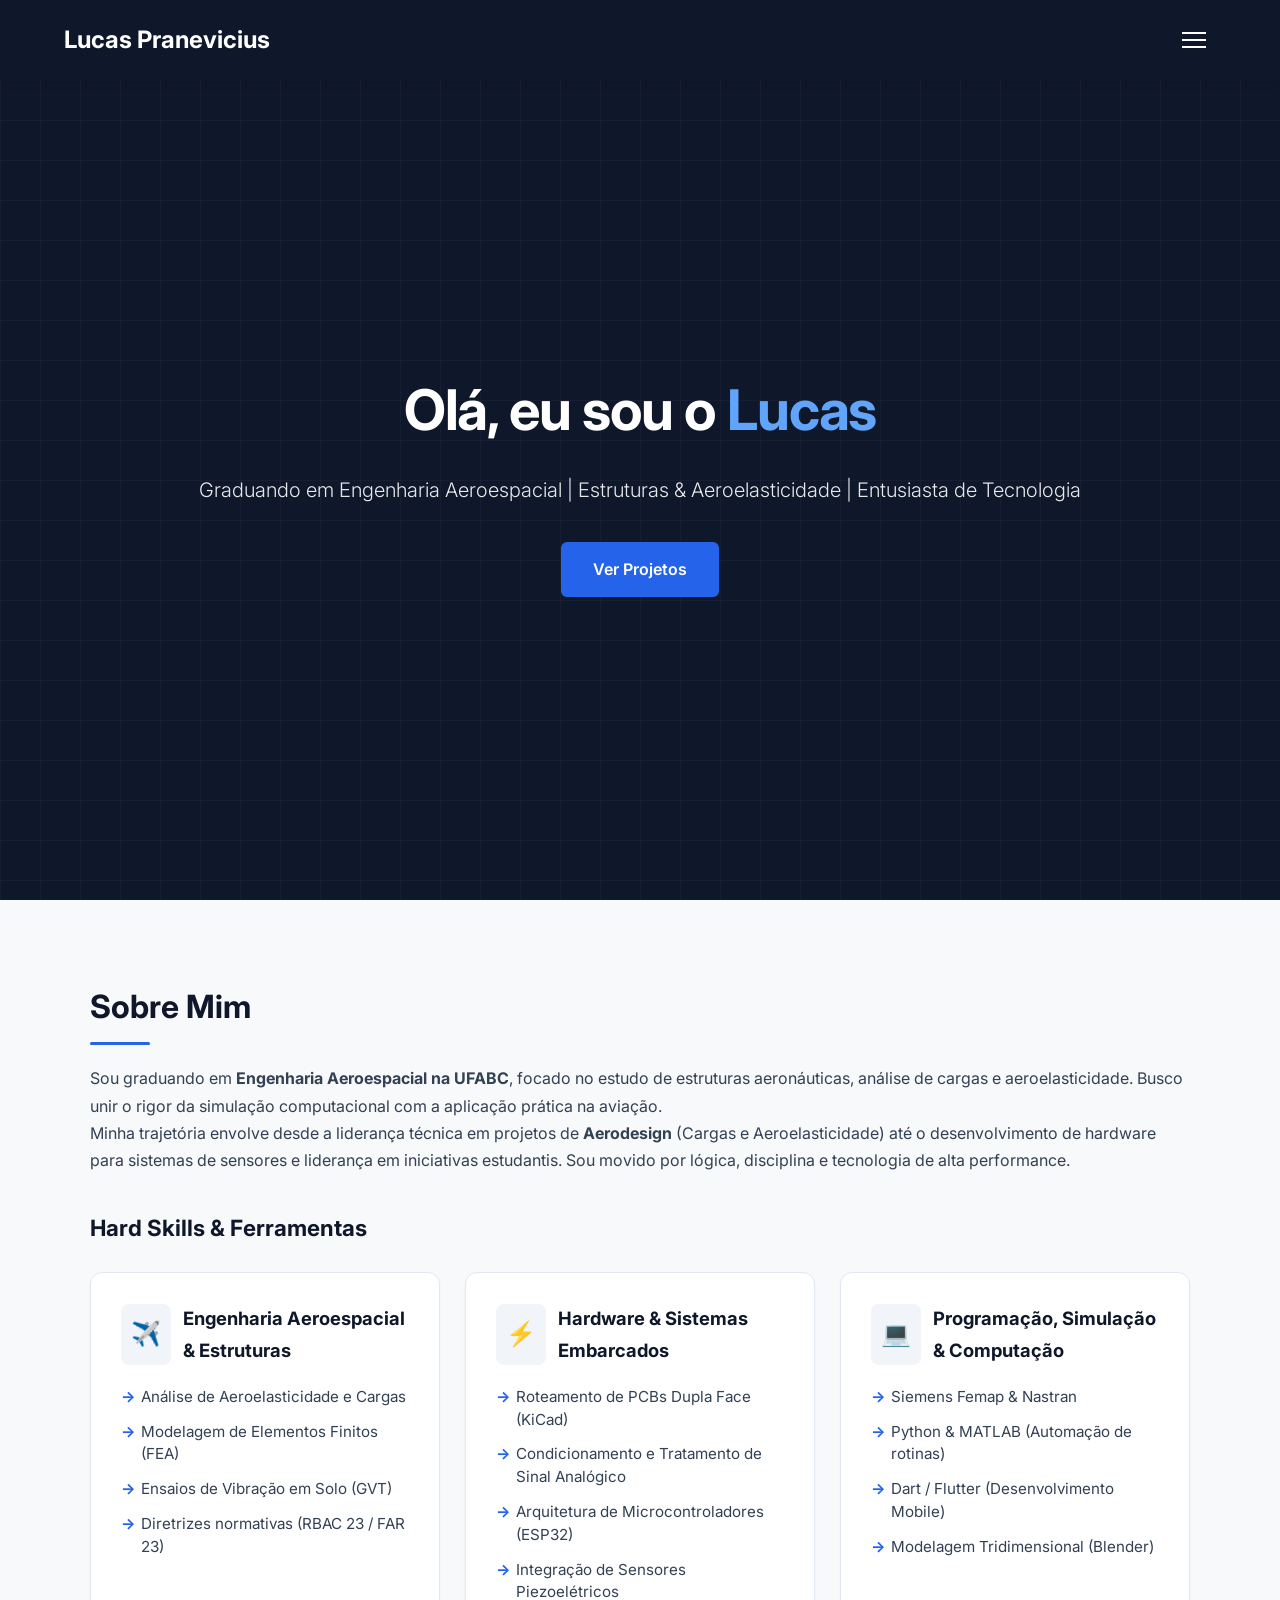
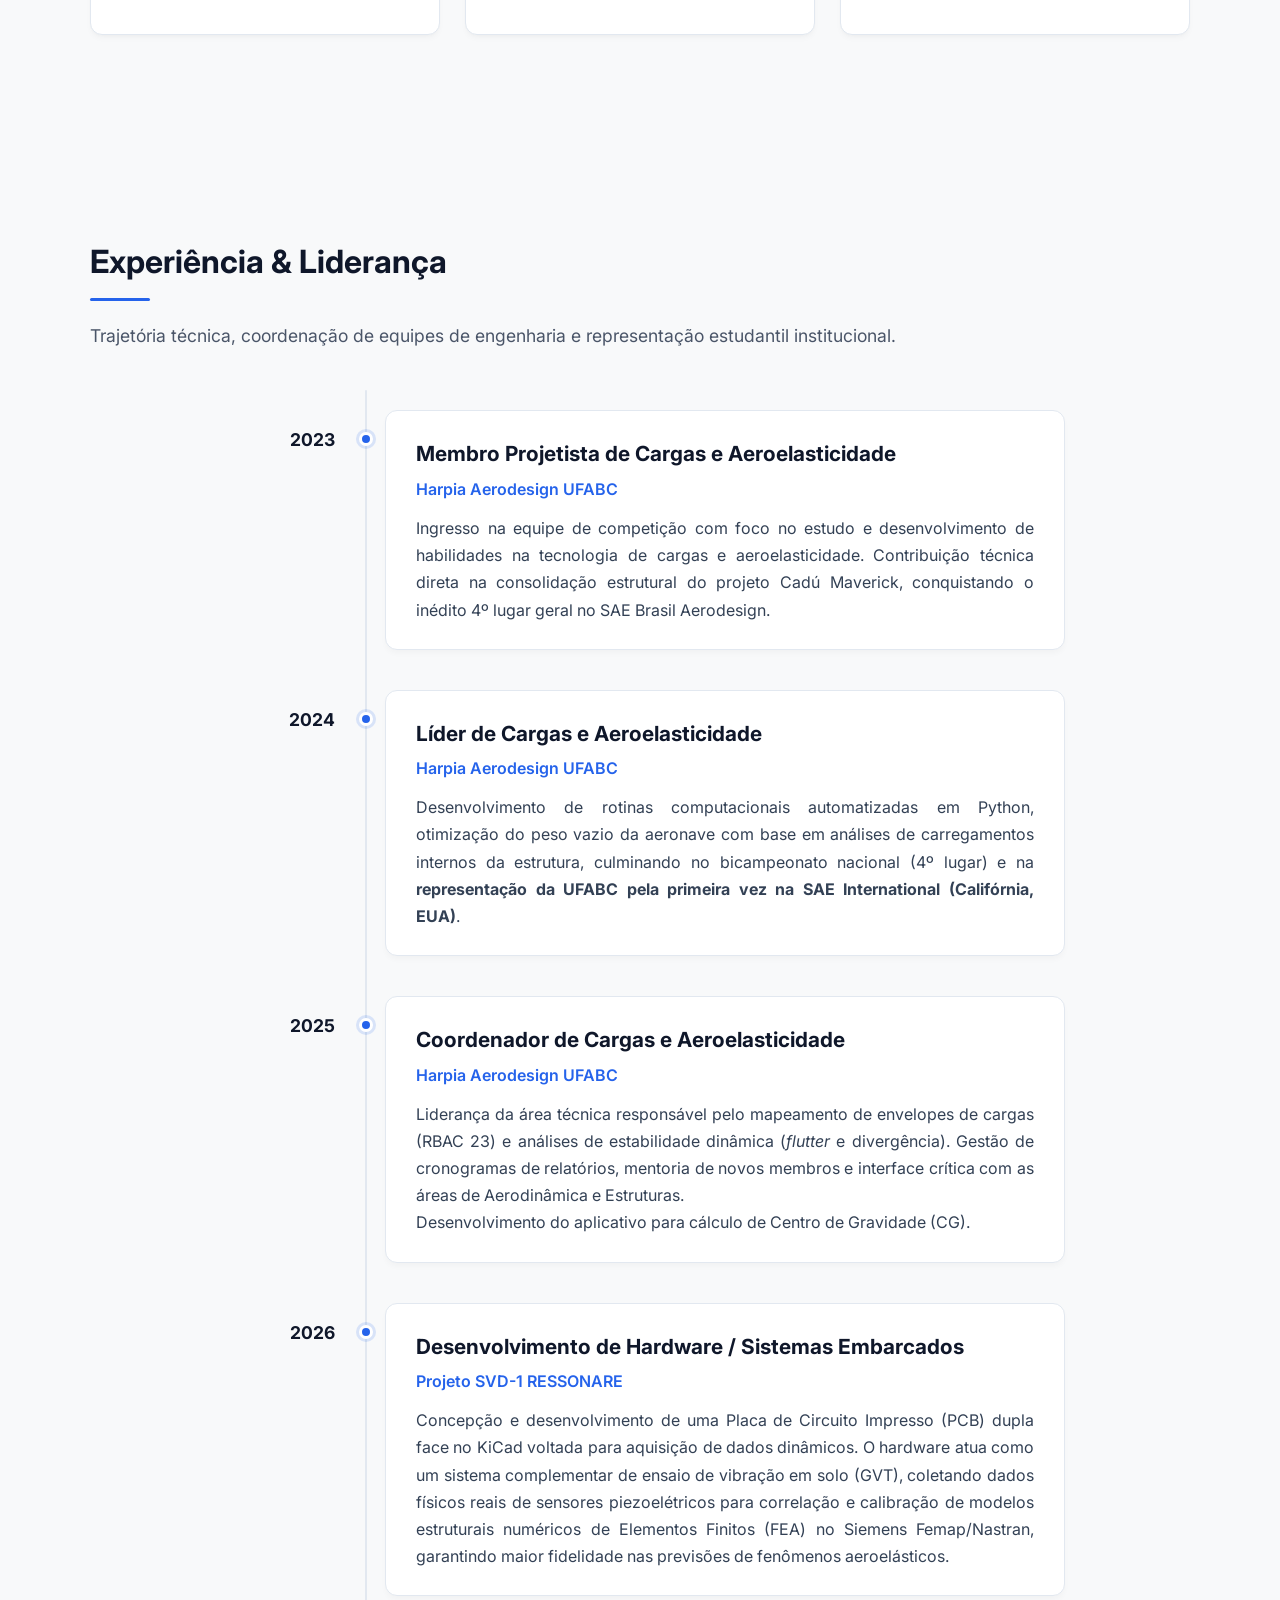
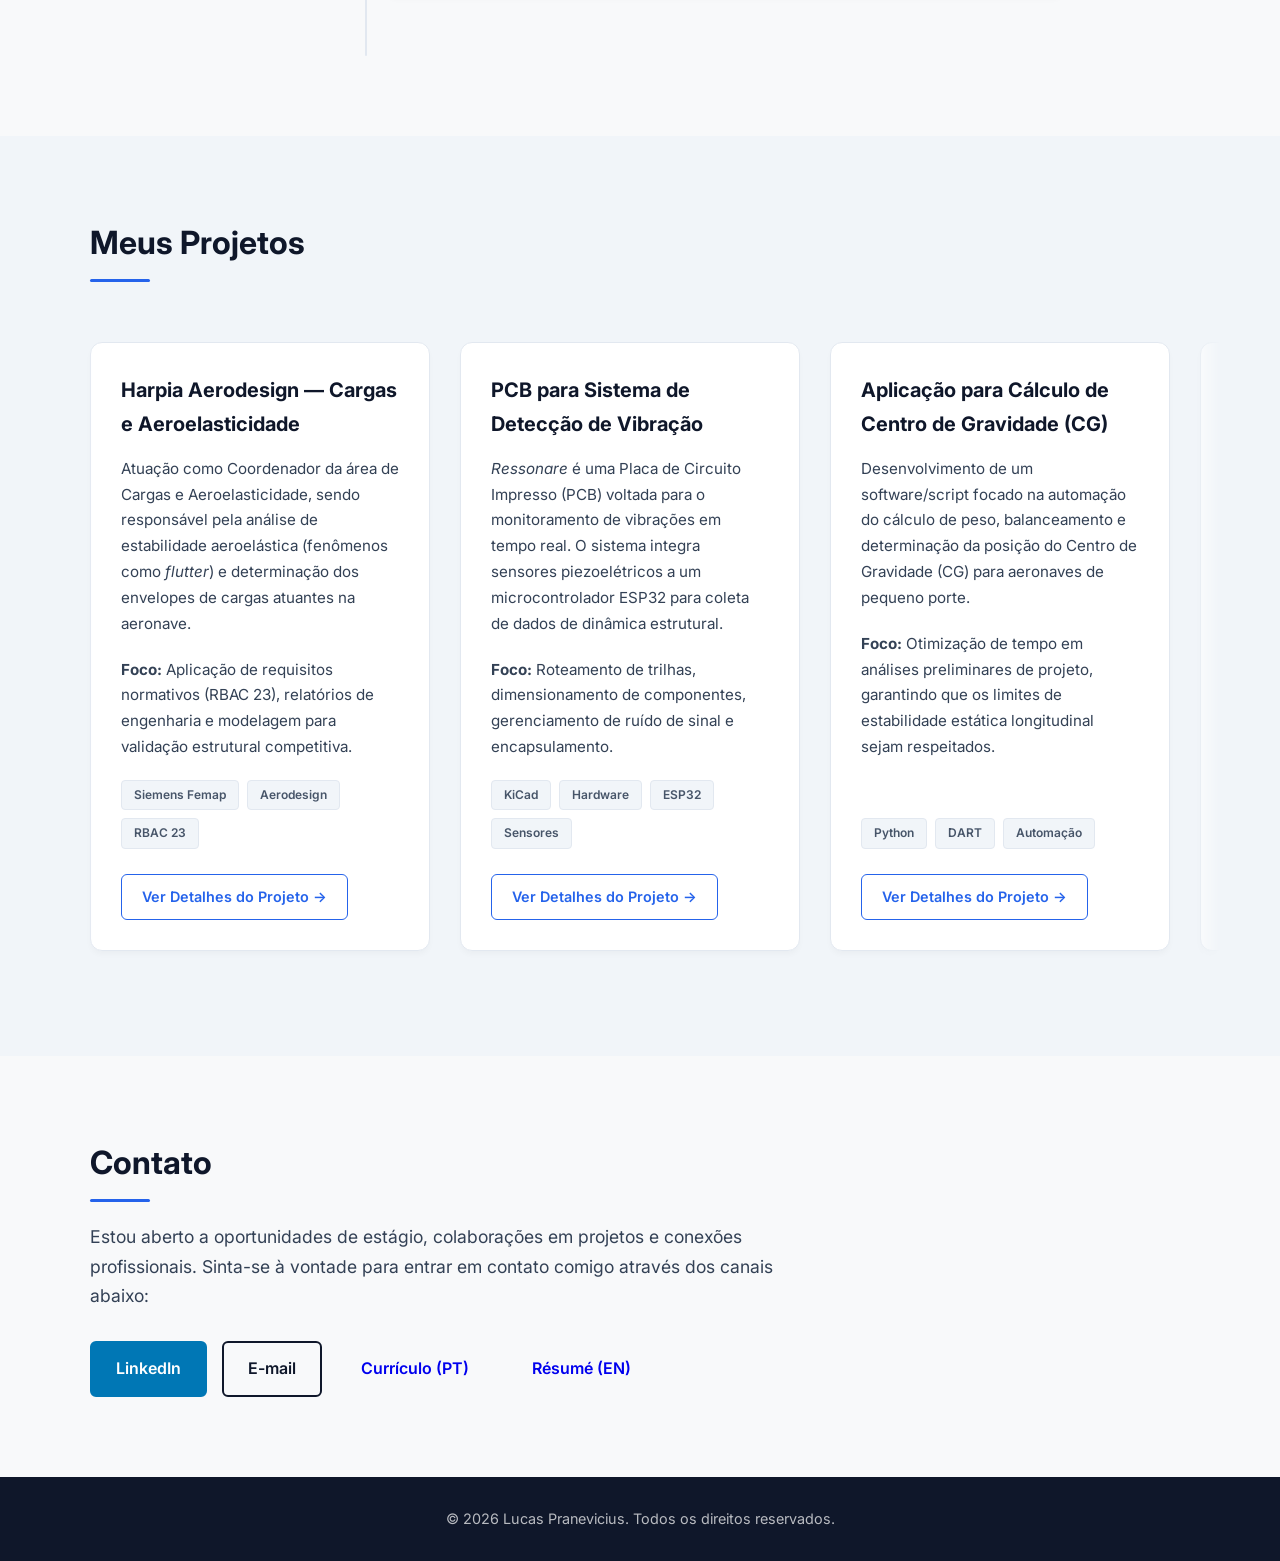
<file: index.html>
<!DOCTYPE html>
<html lang="pt-BR">
<head>
    <meta charset="UTF-8">
    <meta name="viewport" content="width=device-width, initial-scale=1.0">
    <title>Lucas Pranevicius | Portfólio</title>
    <link rel="stylesheet" href="style.css">
</head>
<body>
    <header>
            <div class="nav-container">
                <a href="index.html" class="logo">Lucas Pranevicius</a>
                
                <input type="checkbox" id="menu-toggle" class="menu-toggle">
                <label for="menu-toggle" class="menu-icon">
                    <span class="nav-icon"></span>
                </label>

                <nav>
                    <ul>
                        <li><a href="index.html#sobre">Sobre</a></li>
                        <li><a href="index.html#experiencia">Experiência</a></li>
                        <li><a href="index.html#projetos">Projetos</a></li>
                        <li><a href="index.html#contato">Contato</a></li>
                        <li><a href="galeria.html">Galeria</a></li>
                    </ul>
                </nav>
            </div>
        </header>
    <section class="hero">
        <div class="hero-content">
            <h1>Olá, eu sou o <span>Lucas</span></h1>
            <p>Graduando em Engenharia Aeroespacial | Estruturas & Aeroelasticidade | Entusiasta de Tecnologia</p>
            <a href="#projetos" class="btn-primary">Ver Projetos</a>
        </div>
    </section>

    <section id="sobre" class="section-padding">
            <div class="container">
                <h2>Sobre Mim</h2>
                <p class="sobre-texto">
                    Sou graduando em <strong>Engenharia Aeroespacial na UFABC</strong>, focado no estudo de estruturas aeronáuticas, análise de cargas e aeroelasticidade. Busco unir o rigor da simulação computacional com a aplicação prática na aviação.
                </p>
                <p class="sobre-texto">
                    Minha trajetória envolve desde a liderança técnica em projetos de <strong>Aerodesign</strong> (Cargas e Aeroelasticidade) até o desenvolvimento de hardware para sistemas de sensores e liderança em iniciativas estudantis. Sou movido por lógica, disciplina e tecnologia de alta performance.
                </p>
                
                <h3>Hard Skills & Ferramentas</h3>
            <div class="skills-container">
                
                <div class="skill-category-card">
                    <div class="category-header">
                        <span class="category-icon">✈️</span>
                        <h4>Engenharia Aeroespacial & Estruturas</h4>
                    </div>
                    <ul class="skill-list">
                        <li>Análise de Aeroelasticidade e Cargas</li>
                        <li>Modelagem de Elementos Finitos (FEA)</li>
                        <li>Ensaios de Vibração em Solo (GVT)</li>
                        <li>Diretrizes normativas (RBAC 23 / FAR 23)</li>
                    </ul>
                </div>

                <div class="skill-category-card">
                    <div class="category-header">
                        <span class="category-icon">⚡</span>
                        <h4>Hardware & Sistemas Embarcados</h4>
                    </div>
                    <ul class="skill-list">
                        <li>Roteamento de PCBs Dupla Face (KiCad)</li>
                        <li>Condicionamento e Tratamento de Sinal Analógico</li>
                        <li>Arquitetura de Microcontroladores (ESP32)</li>
                        <li>Integração de Sensores Piezoelétricos</li>
                    </ul>
                </div>

                <div class="skill-category-card">
                    <div class="category-header">
                        <span class="category-icon">💻</span>
                        <h4>Programação, Simulação & Computação</h4>
                    </div>
                    <ul class="skill-list">
                        <li>Siemens Femap & Nastran</li>
                        <li>Python & MATLAB (Automação de rotinas)</li>
                        <li>Dart / Flutter (Desenvolvimento Mobile)</li>
                        <li>Modelagem Tridimensional (Blender)</li>
                    </ul>
                </div>

            </div>
            </div>
        </section>

<section id="experiencia" class="section-padding">
        <div class="container">
            <h2>Experiência & Liderança</h2>
            <p style="color: #4a5568; margin-bottom: 40px; font-size: 1.1rem;">
                Trajetória técnica, coordenação de equipes de engenharia e representação estudantil institucional.
            </p>

            <div class="timeline">

                <div class="timeline-item">
                    <div class="timeline-dot"></div>
                    <div class="timeline-date">2023</div>
                    <div class="timeline-content">
                        <h3>Membro Projetista de Cargas e Aeroelasticidade</h3>
                        <h4>Harpia Aerodesign UFABC</h4>
                        <p>Ingresso na equipe de competição com foco no estudo e desenvolvimento de habilidades na tecnologia de cargas e aeroelasticidade. Contribuição técnica direta na consolidação estrutural do projeto Cadú Maverick, conquistando o inédito 4º lugar geral no SAE Brasil Aerodesign.</p>
                    </div>
                </div>

                <div class="timeline-item">
                    <div class="timeline-dot"></div>
                    <div class="timeline-date">2024</div>
                    <div class="timeline-content">
                        <h3>Líder de Cargas e Aeroelasticidade</h3>
                        <h4>Harpia Aerodesign UFABC</h4>
                        <p>Desenvolvimento de rotinas computacionais automatizadas em Python, otimização do peso vazio da aeronave com base em análises de carregamentos internos da estrutura, culminando no bicampeonato nacional (4º lugar) e na <strong>representação da UFABC pela primeira vez na SAE International (Califórnia, EUA)</strong>.</p>
                    </div>
                </div>

                <div class="timeline-item">
                    <div class="timeline-dot"></div>
                    <div class="timeline-date">2025</div>
                    <div class="timeline-content">
                        <h3>Coordenador de Cargas e Aeroelasticidade</h3>
                        <h4>Harpia Aerodesign UFABC</h4>
                        <p>Liderança da área técnica responsável pelo mapeamento de envelopes de cargas (RBAC 23) e análises de estabilidade dinâmica (<em>flutter</em> e divergência). Gestão de cronogramas de relatórios, mentoria de novos membros e interface crítica com as áreas de Aerodinâmica e Estruturas.</p>
                        <p>Desenvolvimento do aplicativo para cálculo de Centro de Gravidade (CG).</p>
                    </div>
                </div>

                <div class="timeline-item">
                    <div class="timeline-dot"></div>
                    <div class="timeline-date">2026</div>
                    <div class="timeline-content">
                        <h3>Desenvolvimento de Hardware / Sistemas Embarcados</h3>
                        <h4>Projeto SVD-1 RESSONARE</h4>
                        <p>Concepção e desenvolvimento de uma Placa de Circuito Impresso (PCB) dupla face no KiCad voltada para aquisição de dados dinâmicos. O hardware atua como um sistema complementar de ensaio de vibração em solo (GVT), coletando dados físicos reais de sensores piezoelétricos para correlação e calibração de modelos estruturais numéricos de Elementos Finitos (FEA) no Siemens Femap/Nastran, garantindo maior fidelidade nas previsões de fenômenos aeroelásticos.</p>
                    </div>
                </div>

            </div>
        </div>
    </section>

<section id="projetos" class="section-padding bg-alt">
        <div class="container">
            <h2>Meus Projetos</h2>
            
            <div class="projects-grid">
                
                <div class="project-card">
                    <h3>Harpia Aerodesign — Cargas e Aeroelasticidade</h3>
                    <p>Atuação como Coordenador da área de Cargas e Aeroelasticidade, sendo responsável pela análise de estabilidade aeroelástica (fenômenos como <em>flutter</em>) e determinação dos envelopes de cargas atuantes na aeronave.</p>
                    <p><strong>Foco:</strong> Aplicação de requisitos normativos (RBAC 23), relatórios de engenharia e modelagem para validação estrutural competitiva.</p>
                    <div class="project-tags">
                        <span class="tag-mini">Siemens Femap</span>
                        <span class="tag-mini">Aerodesign</span>
                        <span class="tag-mini">RBAC 23</span>
                    </div>
                    <a href="harpia.html" class="project-link">Ver Detalhes do Projeto →</a>
                </div> 
                <div class="project-card">
                    <h3>PCB para Sistema de Detecção de Vibração</h3>
                    <p><em>Ressonare</em> é uma Placa de Circuito Impresso (PCB) voltada para o monitoramento de vibrações em tempo real. O sistema integra sensores piezoelétricos a um microcontrolador ESP32 para coleta de dados de dinâmica estrutural.</p>
                    <p><strong>Foco:</strong> Roteamento de trilhas, dimensionamento de componentes, gerenciamento de ruído de sinal e encapsulamento.</p>
                    <div class="project-tags">
                        <span class="tag-mini">KiCad</span>
                        <span class="tag-mini">Hardware</span>
                        <span class="tag-mini">ESP32</span>
                        <span class="tag-mini">Sensores</span>
                    </div>
                    <a href="pcb.html" class="project-link">Ver Detalhes do Projeto →</a>
                </div> 
                <div class="project-card">
                    <h3>Aplicação para Cálculo de Centro de Gravidade (CG)</h3>
                    <p>Desenvolvimento de um software/script focado na automação do cálculo de peso, balanceamento e determinação da posição do Centro de Gravidade (CG) para aeronaves de pequeno porte.</p>
                    <p><strong>Foco:</strong> Otimização de tempo em análises preliminares de projeto, garantindo que os limites de estabilidade estática longitudinal sejam respeitados.</p>
                    <div class="project-tags">
                        <span class="tag-mini">Python</span>
                        <span class="tag-mini">DART</span>
                        <span class="tag-mini">Automação</span>
                    </div>
                    <a href="cg.html" class="project-link">Ver Detalhes do Projeto →</a>
                </div> 
                <div class="project-card">
                    <h3>Algoritmo de Seleção de Materias</h3>
                    <p><em>QuadriSync</em>, um algoritmo em Python para auxiliar alunos na seleção de matérias para matrícula em quadrimestre da UFABC, visando otimizar o processo de escolha de disciplinas.</p>
                    <p><strong>Foco:</strong> Auxiliar o estudante da UFABC com o desafio de selecionar as matérias mais adequadas para sua formação.</p>
                    <div class="project-tags">
                        <span class="tag-mini">Python</span>
                        <span class="tag-mini">Otimização</span>
                        <span class="tag-mini">Seleção de Matérias</span>
                    </div>
                    <a href="selecao_materias.html" class="project-link">Ver Detalhes do Projeto →</a>
                </div> 
                <div class="project-card">
                    <h3>DLM Mesh Refinement</h3>
                    <p>Ferramenta de automação para refinar malhas DLM para análise numérica de aeroelasticidade.</p>
                    <p><strong>Foco:</strong> Automatizar a geração de coordenadas de malha para simulações de aeroelasticidade.</p>
                    <div class="project-tags">
                        <span class="tag-mini">Python</span>
                        <span class="tag-mini">Automação</span>
                        <span class="tag-mini">Harpia</span>
                        <span class="tag-mini">Aeroelasticidade</span>
                        <span class="tag-mini">Simens FEMAP</span>
                    </div>
                    <a href="emconstrucao.html" class="project-link">Ver Detalhes do Projeto →</a>
            </div> </div> </section>

<section id="contato" class="section-padding">
    <div class="container">
        <h2>Contato</h2>
        <p class="contact-text">Estou aberto a oportunidades de estágio, colaborações em projetos e conexões profissionais. Sinta-se à vontade para entrar em contato comigo através dos canais abaixo:</p>
        
        <div class="contact-buttons">
            <a href="https://www.linkedin.com/in/lucaspranevicius" target="_blank" class="btn-contact linkedin">
                LinkedIn
            </a>
            <a href="mailto:lpranearaujo@gmail.com" class="btn-contact email">
                E-mail
            </a>
            <a href="LucasPraneviciusAraujo-Curriculo.pdf" download="LucasPraneviciusAraujo-Curriculo.pdf" class="btn-contact cv-pt">
                Currículo (PT)
            </a>
            <a href="LucasPraneviciusAraujo-Resume.pdf" download="LucasPraneviciusAraujo-Resume.pdf" class="btn-contact cv-en">
                Résumé (EN)
            </a>
        </div>
    </div>
</section>

    <footer>
        <p class="copyright">&copy; 2026 Lucas Pranevicius. Todos os direitos reservados.</p>
    </footer>
</body>
</html>
</file>
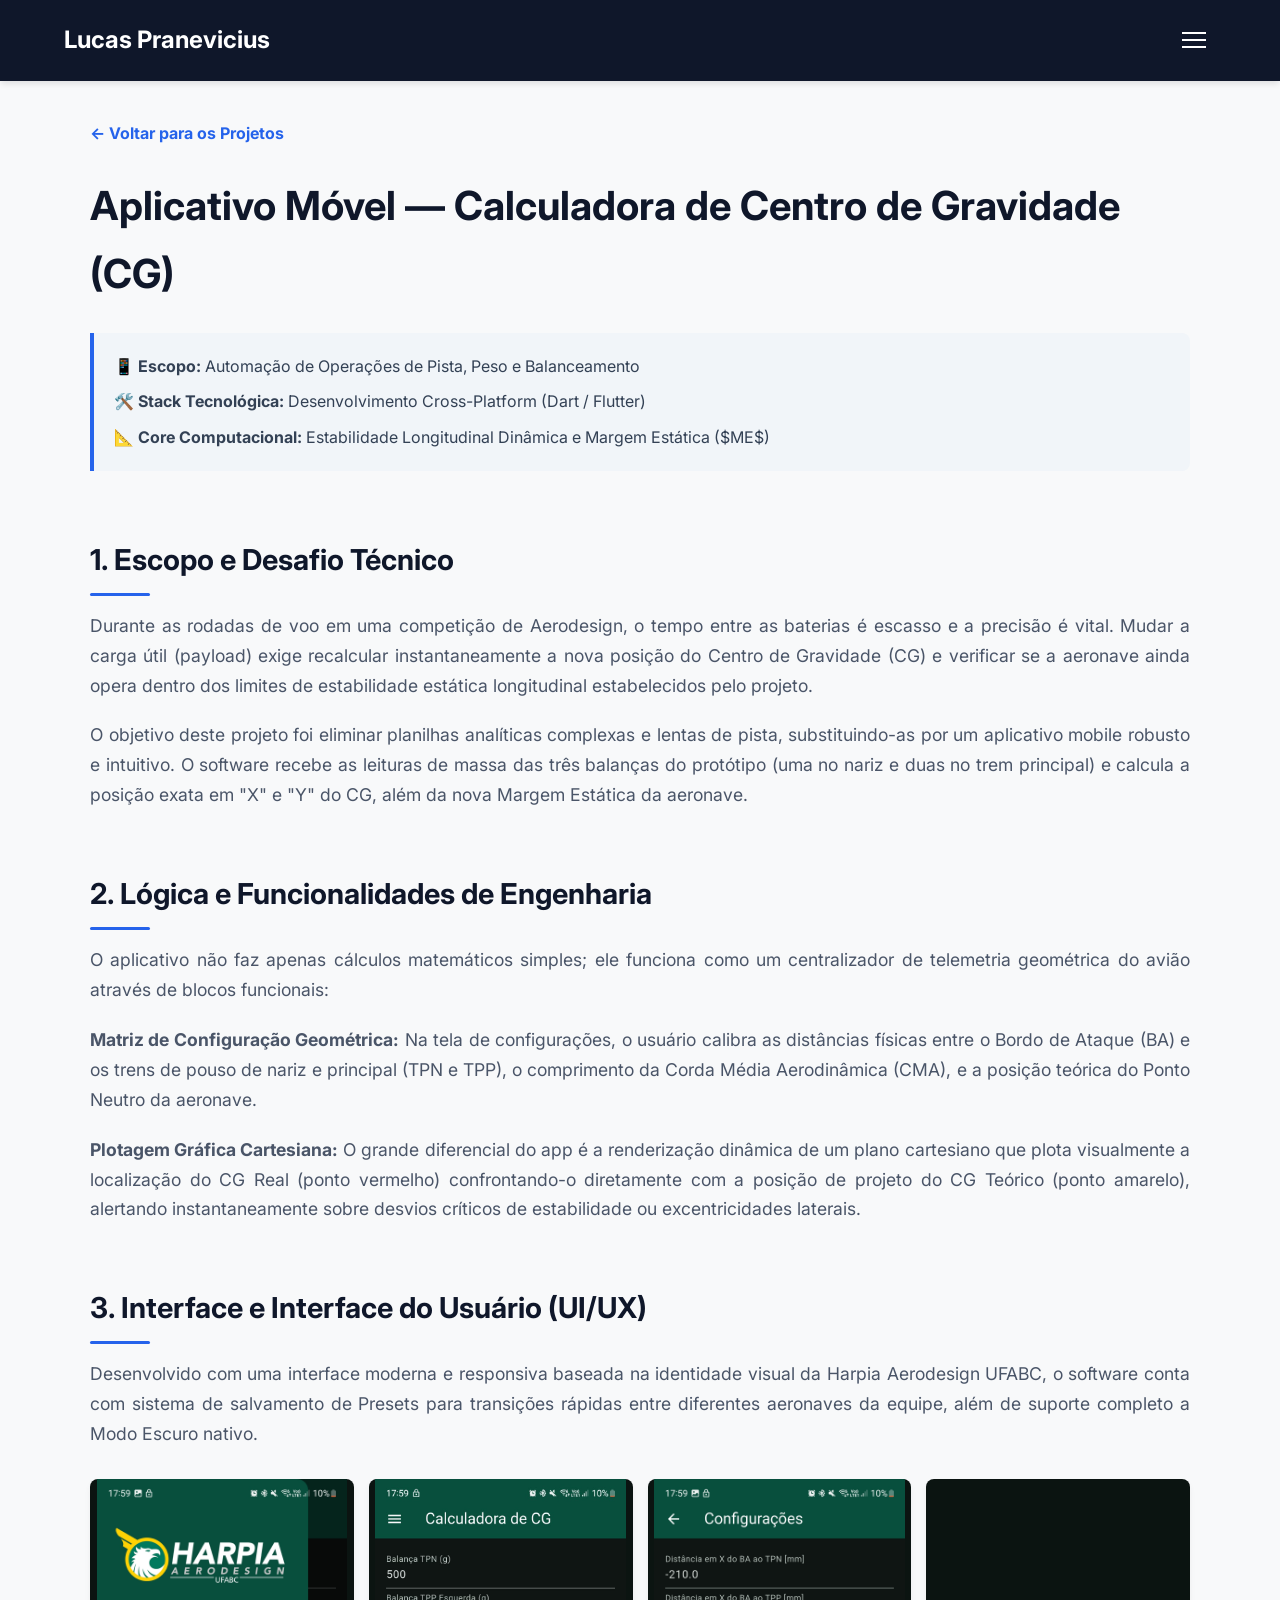
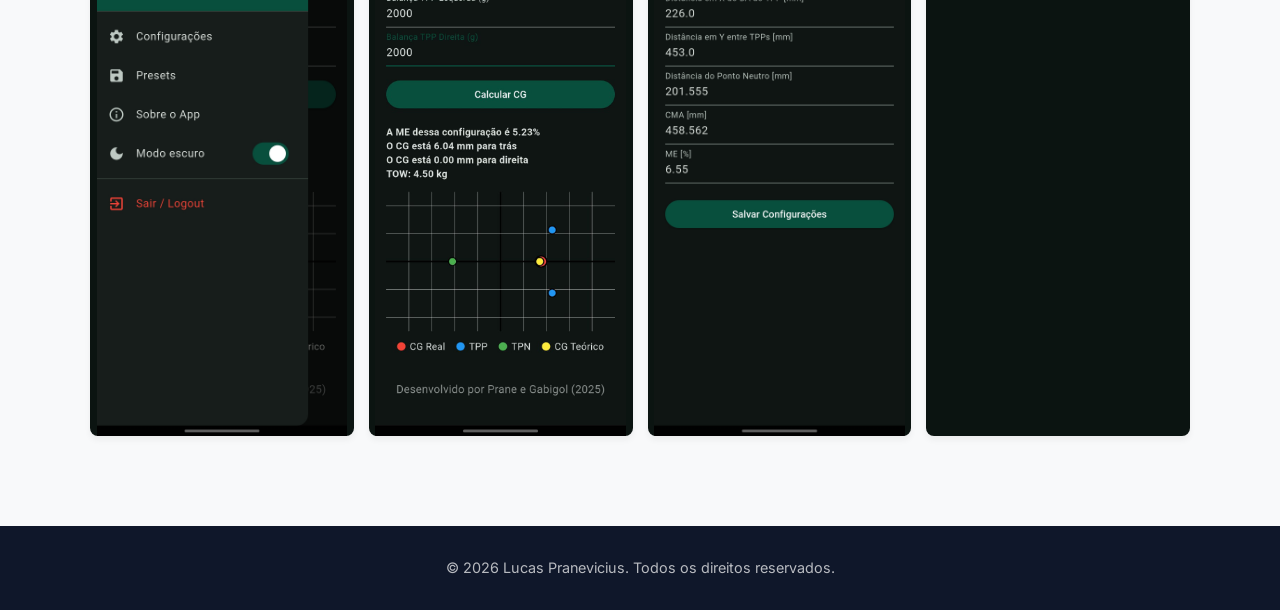
<file: cg.html>
<!DOCTYPE html>
<html lang="pt-BR">
<head>
    <meta charset="UTF-8">
    <meta name="viewport" content="width=device-width, initial-scale=1.0">
    <title>Calculadora de CG | Detalhes do Projeto</title>
    <link rel="stylesheet" href="style.css">
    <style>
        /* Estilos específicos para a página de detalhes do projeto */
        .project-details {
            padding-top: 120px; /* Evita que o menu fixo cubra o título */
            padding-bottom: 60px;
        }
        
        .back-link {
            display: inline-block;
            margin-bottom: 25px;
            color: var(--primary-color);
            text-decoration: none;
            font-weight: bold;
            transition: transform 0.2s;
        }
        
        .back-link:hover {
            transform: translateX(-5px);
        }

        .project-header h1 {
            font-size: 2.5rem;
            color: var(--secondary-color);
            margin-bottom: 10px;
        }

        .meta-box {
            background-color: var(--bg-alt);
            border-left: 4px solid var(--primary-color);
            padding: 20px;
            margin: 25px 0;
            border-radius: 0 8px 8px 0;
        }

        .meta-box p {
            margin-bottom: 8px;
            font-size: 1rem;
        }

        .meta-box p:last-child {
            margin-bottom: 0;
        }

        .project-content h2 {
            font-size: 1.8rem;
            margin-top: 40px;
            margin-bottom: 15px;
        }

        .project-content p {
            font-size: 1.1rem;
            color: #4a5568;
            margin-bottom: 20px;
            text-align: justify;
        }
    </style>
</head>
<body>

    <header>
            <div class="nav-container">
                <a href="index.html" class="logo">Lucas Pranevicius</a>
                
                <input type="checkbox" id="menu-toggle" class="menu-toggle">
                <label for="menu-toggle" class="menu-icon">
                    <span class="nav-icon"></span>
                </label>

                <nav>
                    <ul>
                        <li><a href="index.html#sobre">Sobre</a></li>
                        <li><a href="index.html#experiencia">Experiência</a></li>
                        <li><a href="index.html#projetos">Projetos</a></li>
                        <li><a href="index.html#contato">Contato</a></li>
                        <li><a href="galeria.html">Galeria</a></li>
                    </ul>
                </nav>
            </div>
        </header>
    <main class="container project-details">
        
        <a href="index.html#projetos" class="back-link">← Voltar para os Projetos</a>
        
        <div class="project-header">
            <h1>Aplicativo Móvel — Calculadora de Centro de Gravidade (CG)</h1>
        </div>

        <div class="meta-box">
            <p><strong>📱 Escopo:</strong> Automação de Operações de Pista, Peso e Balanceamento</p>
            <p><strong>🛠️ Stack Tecnológica:</strong> Desenvolvimento Cross-Platform (Dart / Flutter)</p>
            <p><strong>📐 Core Computacional:</strong> Estabilidade Longitudinal Dinâmica e Margem Estática ($ME$)</p>
        </div>

        <div class="project-content">
            <h2>1. Escopo e Desafio Técnico</h2>
            <p>
                Durante as rodadas de voo em uma competição de Aerodesign, o tempo entre as baterias é escasso e a precisão é vital. Mudar a carga útil (payload) exige recalcular instantaneamente a nova posição do Centro de Gravidade (CG) e verificar se a aeronave ainda opera dentro dos limites de estabilidade estática longitudinal estabelecidos pelo projeto.
            </p>
            <p>
                O objetivo deste projeto foi eliminar planilhas analíticas complexas e lentas de pista, substituindo-as por um aplicativo mobile robusto e intuitivo. O software recebe as leituras de massa das três balanças do protótipo (uma no nariz e duas no trem principal) e calcula a posição exata em "X" e "Y" do CG, além da nova Margem Estática da aeronave.
            </p>

            <h2>2. Lógica e Funcionalidades de Engenharia</h2>
            <p>
                O aplicativo não faz apenas cálculos matemáticos simples; ele funciona como um centralizador de telemetria geométrica do avião através de blocos funcionais:
            </p>
            <p>
                <strong>Matriz de Configuração Geométrica:</strong> Na tela de configurações, o usuário calibra as distâncias físicas entre o Bordo de Ataque (BA) e os trens de pouso de nariz e principal (TPN e TPP), o comprimento da Corda Média Aerodinâmica (CMA), e a posição teórica do Ponto Neutro da aeronave.
            </p>
            <p>
                <strong>Plotagem Gráfica Cartesiana:</strong> O grande diferencial do app é a renderização dinâmica de um plano cartesiano que plota visualmente a localização do CG Real (ponto vermelho) confrontando-o diretamente com a posição de projeto do CG Teórico (ponto amarelo), alertando instantaneamente sobre desvios críticos de estabilidade ou excentricidades laterais.
            </p>

            <h2>3. Interface e Interface do Usuário (UI/UX)</h2>
            <p>
                Desenvolvido com uma interface moderna e responsiva baseada na identidade visual da Harpia Aerodesign UFABC, o software conta com sistema de salvamento de Presets para transições rápidas entre diferentes aeronaves da equipe, além de suporte completo a Modo Escuro nativo.
            </p>

<div class="album-grid" style="grid-template-columns: repeat(auto-fit, minmax(220px, 1fr)); gap: 15px;">
                
                <div class="album-card" style="aspect-ratio: 9 / 19; background-color: #0b1411;">
                    <img src="imagens/cg3.jpeg" alt="Menu Lateral Harpia Aerodesign" class="album-img" style="object-fit: contain;">
                    <div class="album-overlay">
                        <span class="album-title">Interface e Menu Lateral</span>
                    </div>
                </div>

                <div class="album-card" style="aspect-ratio: 9 / 19; background-color: #0b1411;">
                    <img src="imagens/cg1.jpeg" alt="Tela Principal Calculadora de CG" class="album-img" style="object-fit: contain;">
                    <div class="album-overlay">
                        <span class="album-title">Cálculo de Pista e Gráfico</span>
                    </div>
                </div>

                <div class="album-card" style="aspect-ratio: 9 / 19; background-color: #0b1411;">
                    <img src="imagens/cg2.jpeg" alt="Configurações Geométricas" class="album-img" style="object-fit: contain;">
                    <div class="album-overlay">
                        <span class="album-title">Geometria da Aeronave</span>
                    </div>
                </div>

                <div class="album-card" style="aspect-ratio: 9 / 19; background-color: #0b1411;">
                    <video src="imagens/app.mp4" autoplay loop muted playsinline class="album-img" style="object-fit: contain; width: 100%; height: 100%;"></video>
                    <div class="album-overlay">
                        <span class="album-title">Demonstração em Tempo Real</span>
                    </div>
                </div>

            </div>
        </div>

    </main>

    <footer>
        <p class="copyright">&copy; 2026 Lucas Pranevicius. Todos os direitos reservados.</p>
    </footer>

</body>
</html>
</file>
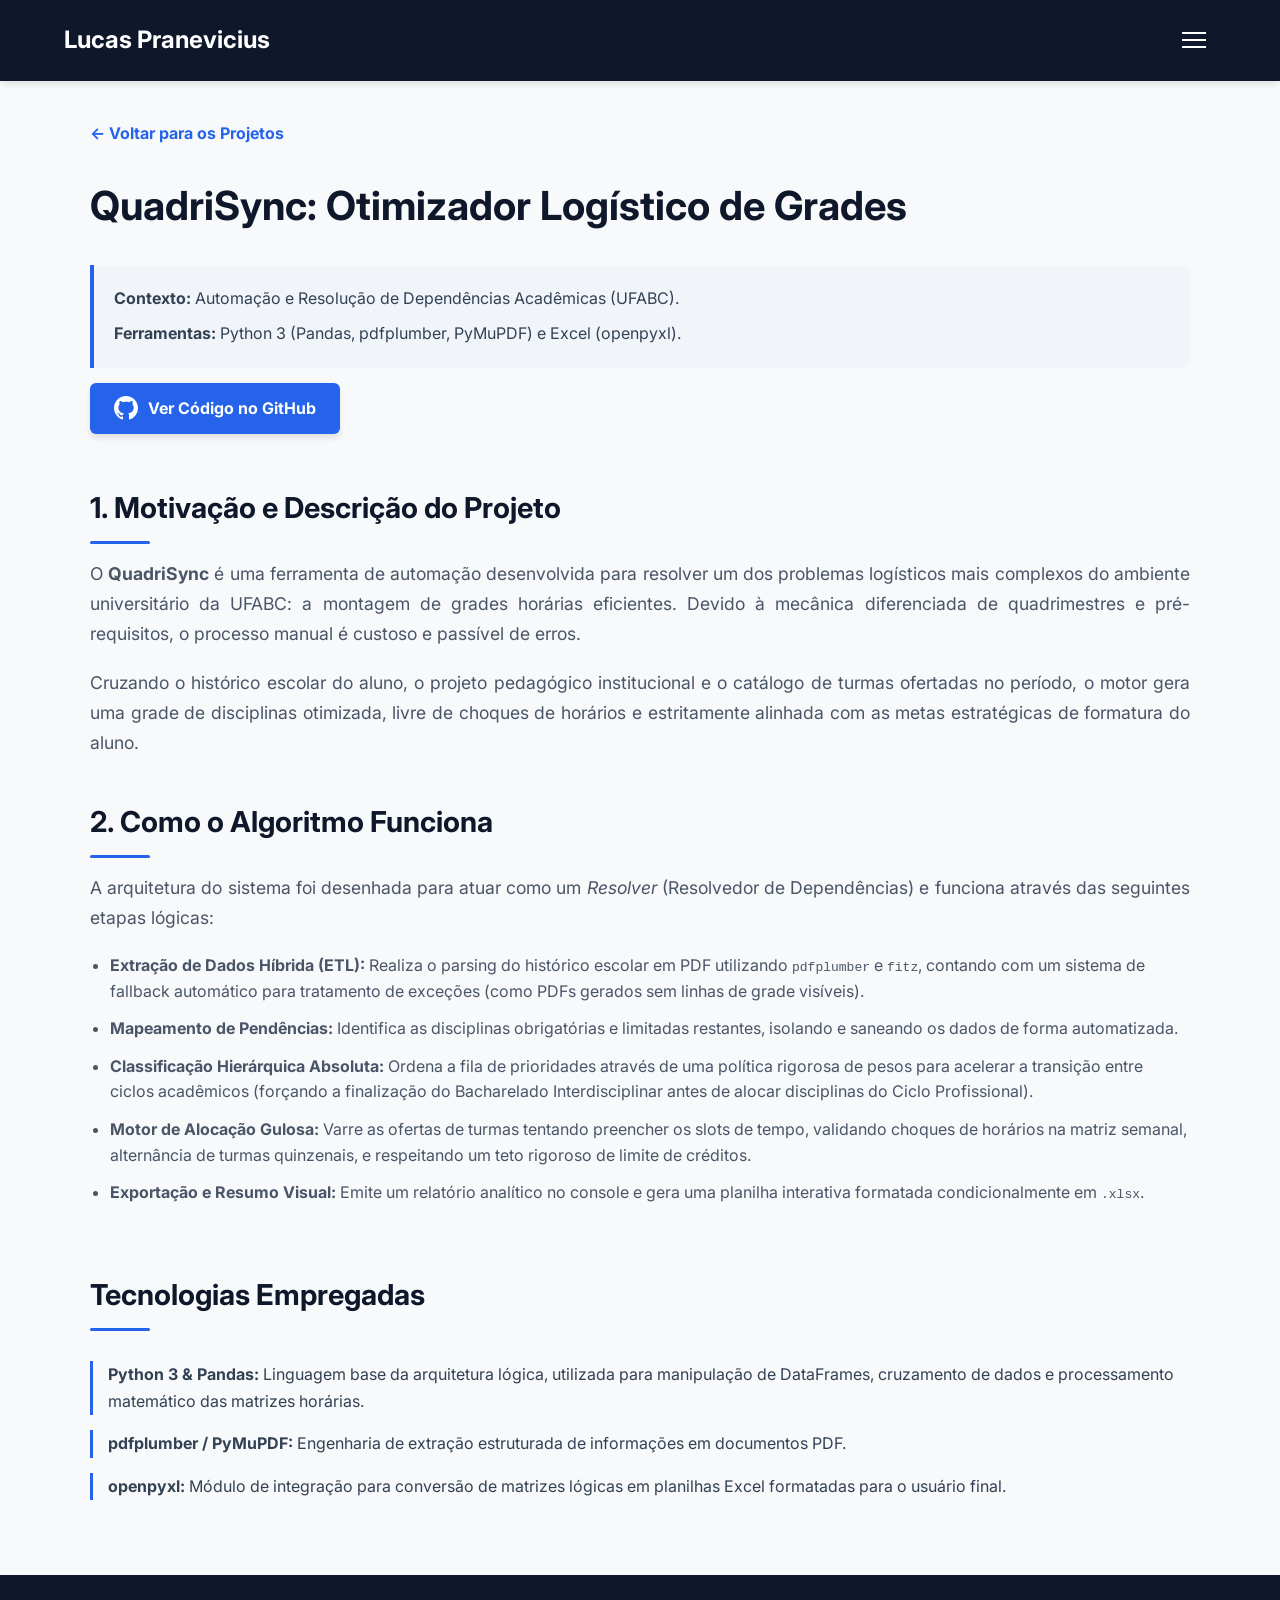
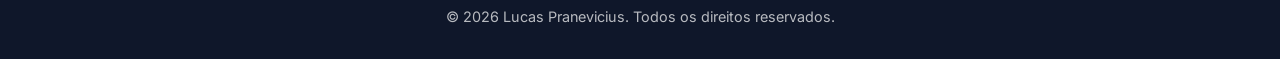
<file: DLM.html>
<!DOCTYPE html>
<html lang="pt-BR">
<head>
    <meta charset="UTF-8">
    <meta name="viewport" content="width=device-width, initial-scale=1.0">
    <title>QuadriSync | Detalhes do Projeto</title>
    <link rel="stylesheet" href="style.css">
    <style>
        /* Estilos específicos para a página de detalhes do projeto */
        .project-details {
            padding-top: 120px; /* Evita que o menu fixo cubra o título */
            padding-bottom: 60px;
        }
        
        .back-link {
            display: inline-block;
            margin-bottom: 25px;
            color: var(--primary-color);
            text-decoration: none;
            font-weight: bold;
            transition: transform 0.2s;
        }
        
        .back-link:hover {
            transform: translateX(-5px);
        }

        .project-header h1 {
            font-size: 2.5rem;
            color: var(--secondary-color);
            margin-bottom: 10px;
        }

        .meta-box {
            background-color: var(--bg-alt);
            border-left: 4px solid var(--primary-color);
            padding: 20px;
            margin: 25px 0 15px 0; /* Ajustado para dar espaço ao botão */
            border-radius: 0 8px 8px 0;
        }

        .meta-box p {
            margin-bottom: 8px;
            font-size: 1rem;
        }

        .meta-box p:last-child {
            margin-bottom: 0;
        }

        /* 🚀 ESTILO DO BOTÃO DO REPOSITÓRIO */
        .repo-btn {
            display: inline-flex;
            align-items: center;
            background-color: var(--primary-color);
            color: #ffffff;
            padding: 12px 24px;
            border-radius: 6px;
            text-decoration: none;
            font-weight: bold;
            font-size: 1rem;
            margin-bottom: 30px;
            transition: background-color 0.3s, transform 0.2s;
            box-shadow: 0 4px 6px rgba(0, 0, 0, 0.1);
        }

        .repo-btn:hover {
            transform: translateY(-3px);
            box-shadow: 0 6px 8px rgba(0, 0, 0, 0.15);
            filter: brightness(1.1); /* Dá uma clareada na sua cor primária */
        }

        .repo-btn svg {
            margin-right: 10px;
            fill: currentColor;
        }

        .project-content h2 {
            font-size: 1.8rem;
            margin-top: 20px;
            margin-bottom: 15px;
        }

        .project-content p {
            font-size: 1.1rem;
            color: #4a5568;
            margin-bottom: 20px;
            text-align: justify;
        }
        
        .tech-list {
            list-style-type: none;
            padding-left: 0;
        }
        
        .tech-list li {
            margin-bottom: 10px;
            padding-left: 15px;
            border-left: 3px solid var(--primary-color);
        }
    </style>
</head>
<body>

    <header>
            <div class="nav-container">
                <a href="index.html" class="logo">Lucas Pranevicius</a>
                
                <input type="checkbox" id="menu-toggle" class="menu-toggle">
                <label for="menu-toggle" class="menu-icon">
                    <span class="nav-icon"></span>
                </label>

                <nav>
                    <ul>
                        <li><a href="index.html#sobre">Sobre</a></li>
                        <li><a href="index.html#experiencia">Experiência</a></li>
                        <li><a href="index.html#projetos">Projetos</a></li>
                        <li><a href="index.html#contato">Contato</a></li>
                        <li><a href="galeria.html">Galeria</a></li>
                    </ul>
                </nav>
            </div>
        </header>    
        
        <main class="container project-details">
        
        <a href="index.html#projetos" class="back-link">← Voltar para os Projetos</a>
        
        <div class="project-header">
            <h1>QuadriSync: Otimizador Logístico de Grades</h1>
        </div>

        <div class="meta-box">
            <p><strong> Contexto:</strong> Automação e Resolução de Dependências Acadêmicas (UFABC).</p>
            <p><strong> Ferramentas:</strong> Python 3 (Pandas, pdfplumber, PyMuPDF) e Excel (openpyxl).</p>
        </div>

        <a href="https://github.com/LucasPranevicius/Grade_Maker_UFABC" target="_blank" rel="noopener noreferrer" class="repo-btn">
            <svg height="24" width="24" viewBox="0 0 16 16" xmlns="http://www.w3.org/2000/svg">
                <path d="M8 0C3.58 0 0 3.58 0 8c0 3.54 2.29 6.53 5.47 7.59.4.07.55-.17.55-.38 0-.19-.01-.82-.01-1.49-2.01.37-2.53-.49-2.69-.94-.09-.23-.48-.94-.82-1.13-.28-.15-.68-.52-.01-.53.63-.01 1.08.58 1.23.82.72 1.21 1.87.87 2.33.66.07-.52.28-.87.51-1.07-1.78-.2-3.64-.89-3.64-3.95 0-.87.31-1.59.82-2.15-.08-.2-.36-1.02.08-2.12 0 0 .67-.21 2.2.82.64-.18 1.32-.27 2-.27.68 0 1.36.09 2 .27 1.53-1.04 2.2-.82 2.2-.82.44 1.1.16 1.92.08 2.12.51.56.82 1.27.82 2.15 0 3.07-1.87 3.75-3.65 3.95.29.25.54.73.54 1.48 0 1.07-.01 1.93-.01 2.2 0 .21.15.46.55.38A8.013 8.013 0 0016 8c0-4.42-3.58-8-8-8z"></path>
            </svg>
            Ver Código no GitHub
        </a>

        <div class="project-content">
            <h2>1. Motivação e Descrição do Projeto</h2>
            <p>
                O <strong>QuadriSync</strong> é uma ferramenta de automação desenvolvida para resolver um dos problemas logísticos mais complexos do ambiente universitário da UFABC: a montagem de grades horárias eficientes. Devido à mecânica diferenciada de quadrimestres e pré-requisitos, o processo manual é custoso e passível de erros.
            </p>
            <p>
                Cruzando o histórico escolar do aluno, o projeto pedagógico institucional e o catálogo de turmas ofertadas no período, o motor gera uma grade de disciplinas otimizada, livre de choques de horários e estritamente alinhada com as metas estratégicas de formatura do aluno.
            </p>

            <h2>2. Como o Algoritmo Funciona</h2>
            <p>
                A arquitetura do sistema foi desenhada para atuar como um <em>Resolver</em> (Resolvedor de Dependências) e funciona através das seguintes etapas lógicas:
            </p>
            
            <ul style="padding-left: 20px; color: #4a5568; margin-bottom: 25px; line-height: 1.6;">
                <li style="margin-bottom: 12px;"><strong>Extração de Dados Híbrida (ETL):</strong> Realiza o parsing do histórico escolar em PDF utilizando <code>pdfplumber</code> e <code>fitz</code>, contando com um sistema de fallback automático para tratamento de exceções (como PDFs gerados sem linhas de grade visíveis).</li>
                <li style="margin-bottom: 12px;"><strong>Mapeamento de Pendências:</strong> Identifica as disciplinas obrigatórias e limitadas restantes, isolando e saneando os dados de forma automatizada.</li>
                <li style="margin-bottom: 12px;"><strong>Classificação Hierárquica Absoluta:</strong> Ordena a fila de prioridades através de uma política rigorosa de pesos para acelerar a transição entre ciclos acadêmicos (forçando a finalização do Bacharelado Interdisciplinar antes de alocar disciplinas do Ciclo Profissional).</li>
                <li style="margin-bottom: 12px;"><strong>Motor de Alocação Gulosa:</strong> Varre as ofertas de turmas tentando preencher os slots de tempo, validando choques de horários na matriz semanal, alternância de turmas quinzenais, e respeitando um teto rigoroso de limite de créditos.</li>
                <li style="margin-bottom: 12px;"><strong>Exportação e Resumo Visual:</strong> Emite um relatório analítico no console e gera uma planilha interativa formatada condicionalmente em <code>.xlsx</code>.</li>
            </ul>

            <h2 style="margin-top: 40px;">Tecnologias Empregadas</h2>
            <div class="normas-container" style="margin-top: 15px;">
                <div class="norma-item" style="margin-bottom: 15px; padding-left: 15px; border-left: 3px solid var(--primary-color);">
                    <strong>Python 3 & Pandas:</strong> Linguagem base da arquitetura lógica, utilizada para manipulação de DataFrames, cruzamento de dados e processamento matemático das matrizes horárias.
                </div>

                <div class="norma-item" style="margin-bottom: 15px; padding-left: 15px; border-left: 3px solid var(--primary-color);">
                    <strong>pdfplumber / PyMuPDF:</strong> Engenharia de extração estruturada de informações em documentos PDF.
                </div>

                <div class="norma-item" style="margin-bottom: 15px; padding-left: 15px; border-left: 3px solid var(--primary-color);">
                    <strong>openpyxl:</strong> Módulo de integração para conversão de matrizes lógicas em planilhas Excel formatadas para o usuário final.
                </div>
            </div>
            
        </div>

    </main>

    <footer>
        <p class="copyright">&copy; 2026 Lucas Pranevicius. Todos os direitos reservados.</p>
    </footer>

</body>
</html>
</file>
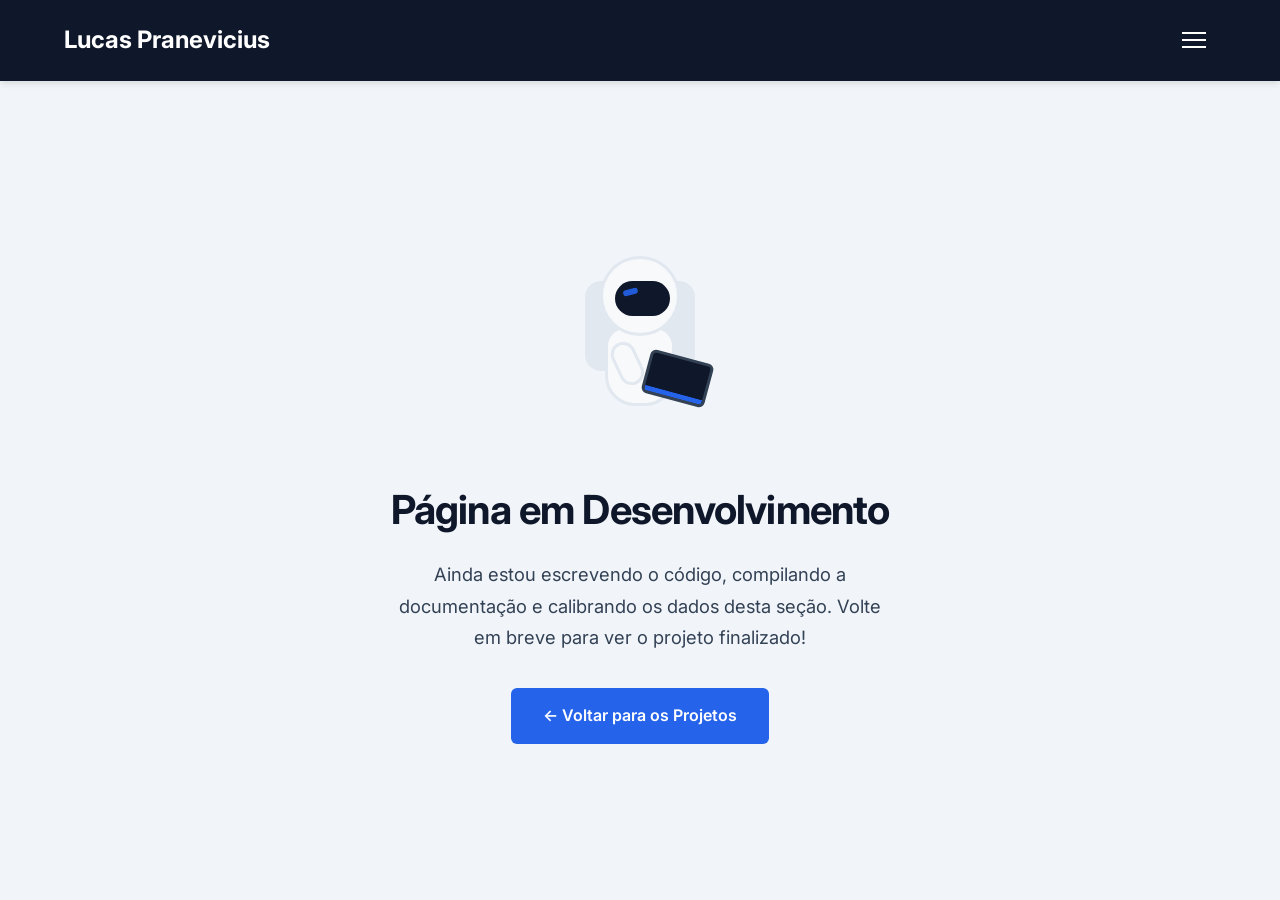
<file: emconstrucao.html>
<!DOCTYPE html>
<html lang="pt-BR">
<head>
    <meta charset="UTF-8">
    <meta name="viewport" content="width=device-width, initial-scale=1.0">
    <title>Em Construção | Lucas Pranevicius</title>
    <link rel="stylesheet" href="style.css">
    <style>
        /* ==========================================================================
           LAYOUT DA PÁGINA DE CONSTRUÇÃO
           ========================================================================== */
        .construction-section {
            height: 100vh;
            display: flex;
            flex-direction: column;
            justify-content: center;
            align-items: center;
            text-align: center;
            background-color: var(--bg-alt); /* Fundo um pouco mais destacado */
            padding-top: 80px; /* Compensa o menu fixo */
        }

        .construction-content h1 {
            font-size: 2.5rem;
            color: var(--secondary-color);
            margin-bottom: 15px;
            font-weight: 700;
            letter-spacing: -0.02em;
        }

        .construction-content p {
            font-size: 1.15rem;
            color: var(--text-color);
            margin-bottom: 35px;
            max-width: 500px;
            margin-left: auto;
            margin-right: auto;
        }

        /* ==========================================================================
           BONECO ANIMADO EM PURO CSS (ASTRONAUTA CODANDO)
           ========================================================================== */
        .astronaut-container {
            display: flex;
            justify-content: center;
            align-items: center;
            height: 220px;
            margin-bottom: 20px;
        }

        .astronaut {
            position: relative;
            width: 160px;
            height: 180px;
            animation: float 4s ease-in-out infinite;
        }

        /* Capacete */
        .helmet {
            position: absolute;
            top: 0;
            left: 40px;
            width: 80px;
            height: 80px;
            background-color: var(--bg-color);
            border: 3px solid var(--border-color);
            border-radius: 50%;
            z-index: 3;
        }

        /* Visor Escuro */
        .visor {
            position: absolute;
            top: 22px;
            left: 12px;
            width: 55px;
            height: 35px;
            background-color: var(--secondary-color);
            border-radius: 20px;
        }

        /* Reflexo no visor (Luz Tech) */
        .visor::after {
            content: '';
            position: absolute;
            top: 8px;
            left: 8px;
            width: 15px;
            height: 6px;
            background-color: var(--primary-color);
            border-radius: 10px;
            transform: rotate(-15deg);
            opacity: 0.9;
        }

        /* Mochila (Jetpack) */
        .backpack {
            position: absolute;
            top: 25px;
            left: 25px;
            width: 110px;
            height: 90px;
            background-color: var(--border-color);
            border-radius: 16px;
            z-index: 1;
        }

        /* Corpo */
        .body-astro {
            position: absolute;
            top: 70px;
            left: 45px;
            width: 70px;
            height: 80px;
            background-color: var(--bg-color);
            border: 3px solid var(--border-color);
            border-radius: 20px 20px 30px 30px;
            z-index: 2;
        }

        /* Notebook flutuando */
        .laptop {
            position: absolute;
            top: 100px;
            left: 85px;
            width: 65px;
            height: 45px;
            background-color: var(--text-color);
            border-radius: 6px;
            transform: rotate(15deg);
            z-index: 4;
            animation: hover-laptop 4s ease-in-out infinite;
        }

        /* Tela do Notebook e Teclado */
        .laptop::after {
            content: '';
            position: absolute;
            top: 3px;
            left: 3px;
            width: 59px;
            height: 34px;
            background-color: var(--secondary-color);
            border-radius: 3px;
            border-bottom: 5px solid var(--primary-color); 
        }

        /* Braço digitando */
        .arm {
            position: absolute;
            top: 85px;
            left: 55px;
            width: 25px;
            height: 45px;
            background-color: var(--bg-color);
            border: 3px solid var(--border-color);
            border-radius: 15px;
            transform: rotate(-25deg);
            z-index: 5;
        }

        /* Física das Animações */
        @keyframes float {
            0%, 100% { transform: translateY(0px); }
            50% { transform: translateY(-18px); }
        }

        @keyframes hover-laptop {
            0%, 100% { transform: rotate(15deg) translateY(0px); }
            50% { transform: rotate(10deg) translateY(-10px); }
        }
    </style>
</head>
<body>

    <header>
        <div class="nav-container">
            <a href="index.html" class="logo">Lucas Pranevicius</a>
            
            <input type="checkbox" id="menu-toggle" class="menu-toggle">
            <label for="menu-toggle" class="menu-icon">
                <span class="nav-icon"></span>
            </label>

            <nav>
                <ul>
                    <li><a href="index.html#sobre">Sobre</a></li>
                    <li><a href="index.html#experiencia">Experiência</a></li>
                    <li><a href="index.html#projetos">Projetos</a></li>
                    <li><a href="index.html#contato">Contato</a></li>
                    <li><a href="galeria.html">Galeria</a></li>
                </ul>
            </nav>
        </div>
    </header>

    <main class="construction-section">
        <div class="container">
            
            <div class="astronaut-container">
                <div class="astronaut">
                    <div class="backpack"></div>
                    <div class="helmet">
                        <div class="visor"></div>
                    </div>
                    <div class="body-astro"></div>
                    <div class="arm"></div>
                    <div class="laptop"></div>
                </div>
            </div>

            <div class="construction-content">
                <h1>Página em Desenvolvimento</h1>
                <p>Ainda estou escrevendo o código, compilando a documentação e calibrando os dados desta seção. Volte em breve para ver o projeto finalizado!</p>
                <a href="index.html#projetos" class="btn-primary">← Voltar para os Projetos</a>
            </div>

        </div>
    </main>

</body>
</html>
</file>
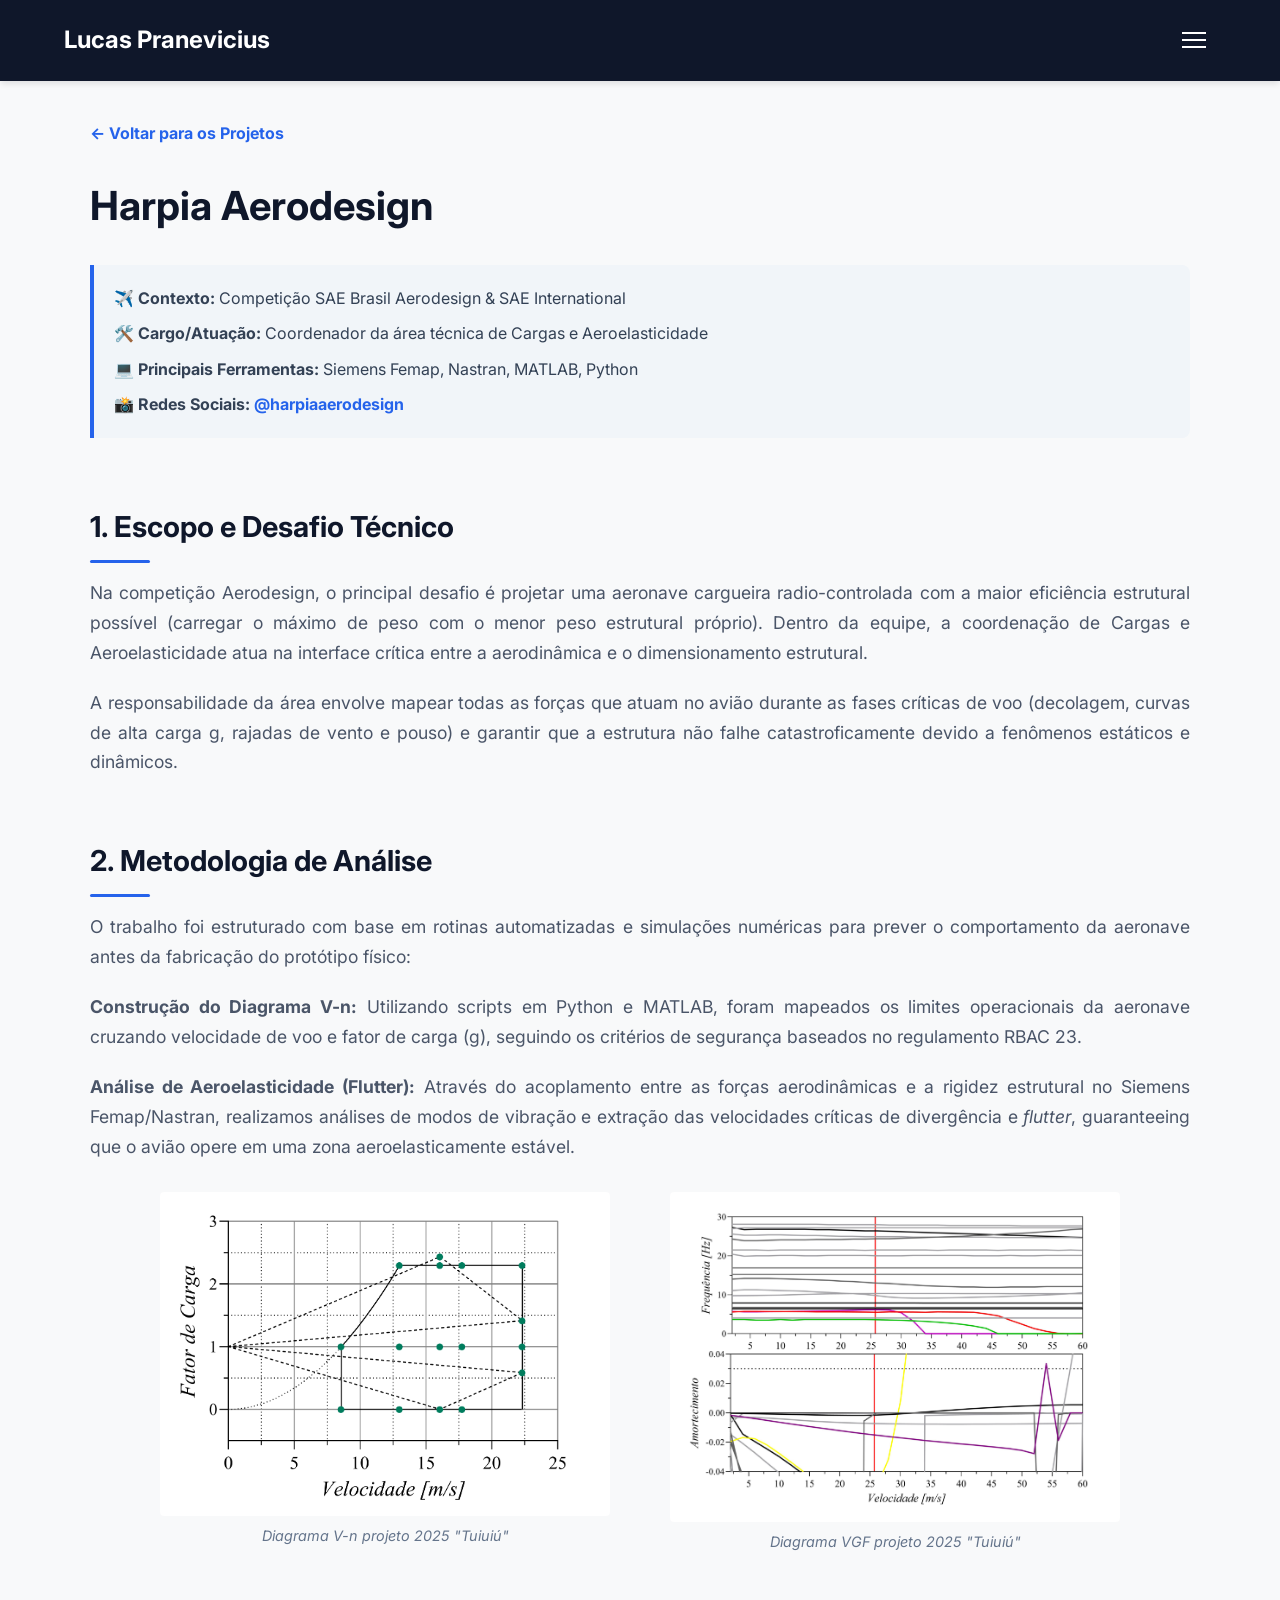
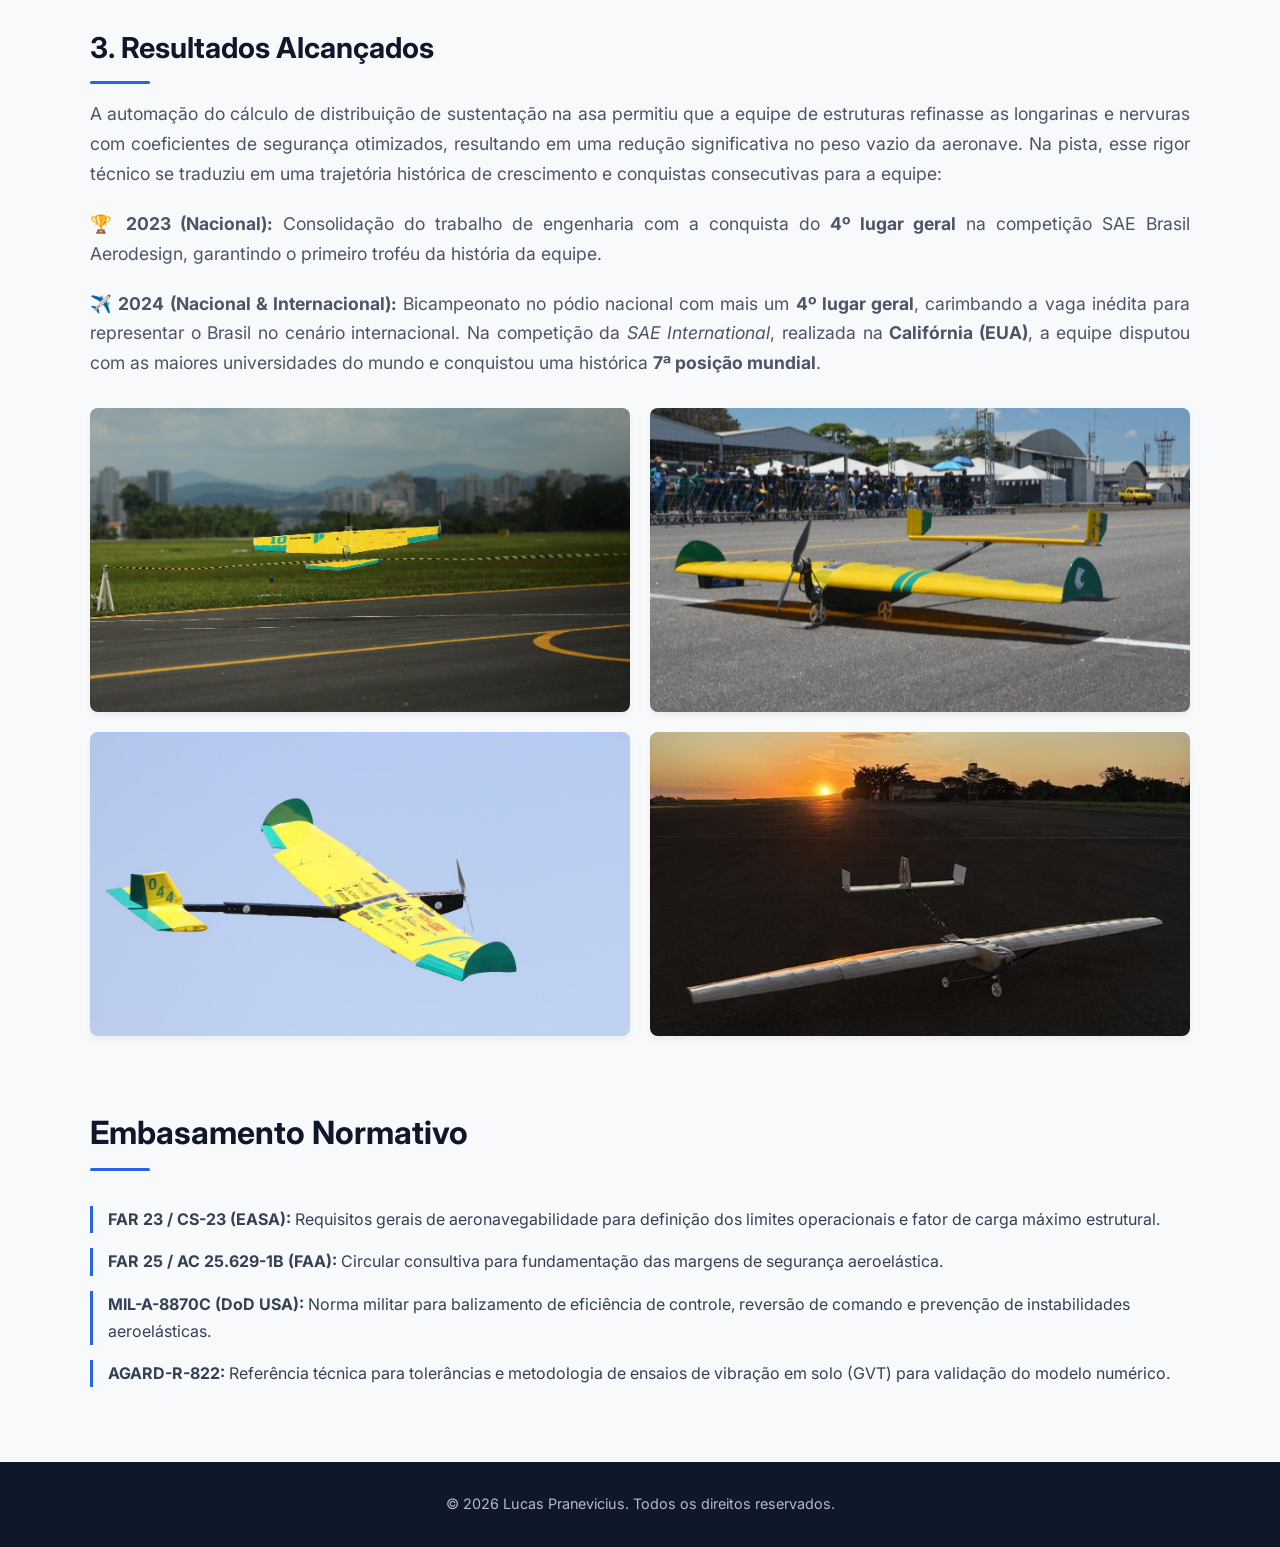
<file: harpia.html>
<!DOCTYPE html>
<html lang="pt-BR">
<head>
    <meta charset="UTF-8">
    <meta name="viewport" content="width=device-width, initial-scale=1.0">
    <title>Harpia Aerodesign | Detalhes do Projeto</title>
    <link rel="stylesheet" href="style.css">
    <style>
        /* Estilos específicos para a página de detalhes do projeto */
        .project-details {
            padding-top: 120px; /* Evita que o menu fixo cubra o título */
            padding-bottom: 60px;
        }
        
        .back-link {
            display: inline-block;
            margin-bottom: 25px;
            color: var(--primary-color);
            text-decoration: none;
            font-weight: bold;
            transition: transform 0.2s;
        }
        
        .back-link:hover {
            transform: translateX(-5px);
        }

        .project-header h1 {
            font-size: 2.5rem;
            color: var(--secondary-color);
            margin-bottom: 10px;
        }

        .meta-box {
            background-color: var(--bg-alt);
            border-left: 4px solid var(--primary-color);
            padding: 20px;
            margin: 25px 0;
            border-radius: 0 8px 8px 0;
        }

        .meta-box p {
            margin-bottom: 8px;
            font-size: 1rem;
        }

        .meta-box p:last-child {
            margin-bottom: 0;
        }

        .project-content h2 {
            font-size: 1.8rem;
            margin-top: 40px;
            margin-bottom: 15px;
        }

        .project-content p {
            font-size: 1.1rem;
            color: #4a5568;
            margin-bottom: 20px;
            text-align: justify;
        }

        /* Espaço reservado para quando você colocar fotos de gráficos/simulações */
        .project-image-placeholder {
            background-color: #e2e8f0;
            border: 2px dashed #cbd5e1;
            border-radius: 8px;
            padding: 40px;
            text-align: center;
            color: #64748b;
            font-weight: 500;
            margin: 30px 0;
        }

        .project-image-placeholder i {
            display: block;
            font-size: 2rem;
            margin-bottom: 10px;
        }
    </style>
</head>
<body>

    <header>
            <div class="nav-container">
                <a href="index.html" class="logo">Lucas Pranevicius</a>
                
                <input type="checkbox" id="menu-toggle" class="menu-toggle">
                <label for="menu-toggle" class="menu-icon">
                    <span class="nav-icon"></span>
                </label>

                <nav>
                    <ul>
                        <li><a href="index.html#sobre">Sobre</a></li>
                        <li><a href="index.html#experiencia">Experiência</a></li>
                        <li><a href="index.html#projetos">Projetos</a></li>
                        <li><a href="index.html#contato">Contato</a></li>
                        <li><a href="galeria.html">Galeria</a></li>
                    </ul>
                </nav>
            </div>
        </header>    
        
        <main class="container project-details">
        
        <a href="index.html#projetos" class="back-link">← Voltar para os Projetos</a>
        
        <div class="project-header">
            <h1>Harpia Aerodesign</h1>
        </div>

        <div class="meta-box">
            <p><strong>✈️ Contexto:</strong> Competição SAE Brasil Aerodesign & SAE International</p>
            <p><strong>🛠️ Cargo/Atuação:</strong> Coordenador da área técnica de Cargas e Aeroelasticidade</p>
            <p><strong>💻 Principais Ferramentas:</strong> Siemens Femap, Nastran, MATLAB, Python</p>
            <p><strong>📸 Redes Sociais:</strong> <a href="https://www.instagram.com/harpiaaerodesign" target="_blank" style="color: var(--primary-color); text-decoration: none; font-weight: bold; transition: opacity 0.2s;" onmouseover="this.style.opacity='0.8'" onmouseout="this.style.opacity='1'">@harpiaaerodesign</a></p>
        </div>

        <div class="project-content">
            <h2>1. Escopo e Desafio Técnico</h2>
            <p>
                Na competição Aerodesign, o principal desafio é projetar uma aeronave cargueira radio-controlada com a maior eficiência estrutural possível (carregar o máximo de peso com o menor peso estrutural próprio). Dentro da equipe, a coordenação de Cargas e Aeroelasticidade atua na interface crítica entre a aerodinâmica e o dimensionamento estrutural.
            </p>
            <p>
                A responsabilidade da área envolve mapear todas as forças que atuam no avião durante as fases críticas de voo (decolagem, curvas de alta carga g, rajadas de vento e pouso) e garantir que a estrutura não falhe catastroficamente devido a fenômenos estáticos e dinâmicos.
            </p>

            <h2>2. Metodologia de Análise</h2>
            <p>
                O trabalho foi estruturado com base em rotinas automatizadas e simulações numéricas para prever o comportamento da aeronave antes da fabricação do protótipo físico:
            </p>
            <p>
                <strong>Construção do Diagrama V-n:</strong> Utilizando scripts em Python e MATLAB, foram mapeados os limites operacionais da aeronave cruzando velocidade de voo e fator de carga (g), seguindo os critérios de segurança baseados no regulamento RBAC 23.
            </p>
            <p>
                <strong>Análise de Aeroelasticidade (Flutter):</strong> Através do acoplamento entre as forças aerodinâmicas e a rigidez estrutural no Siemens Femap/Nastran, realizamos análises de modos de vibração e extração das velocidades críticas de divergência e <em>flutter</em>, guaranteeing que o avião opere em uma zona aeroelasticamente estável.
            </p>

            <figure style="display: flex; flex-direction: column; align-items: center; width: 100%; margin: 30px 0;">
                <div style="display: flex; flex-direction: row; justify-content: center; gap: 20px; width: 100%; max-width: 1000px;">
                    <div style="display: flex; flex-direction: column; align-items: center; flex: 1;">
                        <img src="imagens/Vn_inicial(2,3).png" alt="Diagrama V-n da Harpia Aerodesign" style="width: 100%; max-width: 450px; height: auto; border-radius: 4px;">
                        <figcaption style="margin-top: 8px; font-size: 0.9rem; color: #64748b; font-style: italic; text-align: center;">
                            Diagrama V-n projeto 2025 "Tuiuiú"
                        </figcaption>
                    </div>

                    <div style="display: flex; flex-direction: column; align-items: center; flex: 1;">
                        <img src="imagens/VGF preliminar (1).jpg" alt="Diagrama VGF da Harpia Aerodesign" style="width: 100%; max-width: 450px; height: auto; border-radius: 4px;">
                        <figcaption style="margin-top: 8px; font-size: 0.9rem; color: #64748b; font-style: italic; text-align: center;">
                            Diagrama VGF projeto 2025 "Tuiuiú"
                        </figcaption>
                    </div>
                </div>
            </figure>

            <h2>3. Resultados Alcançados</h2>
            <p>
                A automação do cálculo de distribuição de sustentação na asa permitiu que a equipe de estruturas refinasse as longarinas e nervuras com coeficientes de segurança otimizados, resultando em uma redução significativa no peso vazio da aeronave. Na pista, esse rigor técnico se traduziu em uma trajetória histórica de crescimento e conquistas consecutivas para a equipe:
            </p>
            <p>
                <strong>🏆 2023 (Nacional):</strong> Consolidação do trabalho de engenharia com a conquista do <strong>4º lugar geral</strong> na competição SAE Brasil Aerodesign, garantindo o primeiro troféu da história da equipe.
            </p>
            <p>
                <strong>✈️ 2024 (Nacional & Internacional):</strong> Bicampeonato no pódio nacional com mais um <strong>4º lugar geral</strong>, carimbando a vaga inédita para representar o Brasil no cenário internacional. Na competição da <em>SAE International</em>, realizada na <strong>Califórnia (EUA)</strong>, a equipe disputou com as maiores universidades do mundo e conquistou uma histórica <strong>7ª posição mundial</strong>.
            </p>

            <div class="album-grid">
                <div class="album-card">
                    <img src="imagens\cadu.jpeg" alt="Projeto Cadú Maverick (2023)" class="album-img">
                    <div class="album-overlay">
                        <span class="album-title">Projeto Cadú Maverick (2023)</span>
                    </div>
                </div>

                <div class="album-card">
                    <img src="imagens\zeca.jpeg" alt="Projeto Zé Carioca (2024)" class="album-img">
                    <div class="album-overlay">
                        <span class="album-title">Projeto Zé Carioca (2024)</span>
                    </div>
                </div>

                <div class="album-card">
                    <img src="imagens\senna.jpeg" alt="Projeto Senna (2025 - Internacional)" class="album-img">
                    <div class="album-overlay">
                        <span class="album-title">Projeto Senna (2025 - Internacional)</span>
                    </div>
                </div>

                <div class="album-card">
                    <img src="imagens\tuiuiu.jpeg" alt="Projeto Tuiuiú (2025)" class="album-img">
                    <div class="album-overlay">
                        <span class="album-title">Projeto Tuiuiú (2025)</span>
                    </div>
                </div>
            </div>

        </div>

        <h2 style="margin-top: 40px;">Embasamento Normativo</h2>
        <div class="normas-container" style="margin-top: 15px;">
            <div class="norma-item" style="margin-bottom: 15px; padding-left: 15px; border-left: 3px solid var(--primary-color);">
                <strong>FAR 23 / CS-23 (EASA):</strong> Requisitos gerais de aeronavegabilidade para definição dos limites operacionais e fator de carga máximo estrutural.
            </div>

            <div class="norma-item" style="margin-bottom: 15px; padding-left: 15px; border-left: 3px solid var(--primary-color);">
                <strong>FAR 25 / AC 25.629-1B (FAA):</strong> Circular consultiva para fundamentação das margens de segurança aeroelástica.
            </div>

            <div class="norma-item" style="margin-bottom: 15px; padding-left: 15px; border-left: 3px solid var(--primary-color);">
                <strong>MIL-A-8870C (DoD USA):</strong> Norma militar para balizamento de eficiência de controle, reversão de comando e prevenção de instabilidades aeroelásticas.
            </div>

            <div class="norma-item" style="margin-bottom: 15px; padding-left: 15px; border-left: 3px solid var(--primary-color);">
                <strong>AGARD-R-822:</strong> Referência técnica para tolerâncias e metodologia de ensaios de vibração em solo (GVT) para validação do modelo numérico.
            </div>
        </div>

    </main>

    <footer>
        <p class="copyright">&copy; 2026 Lucas Pranevicius. Todos os direitos reservados.</p>
    </footer>

</body>
</html>
</file>
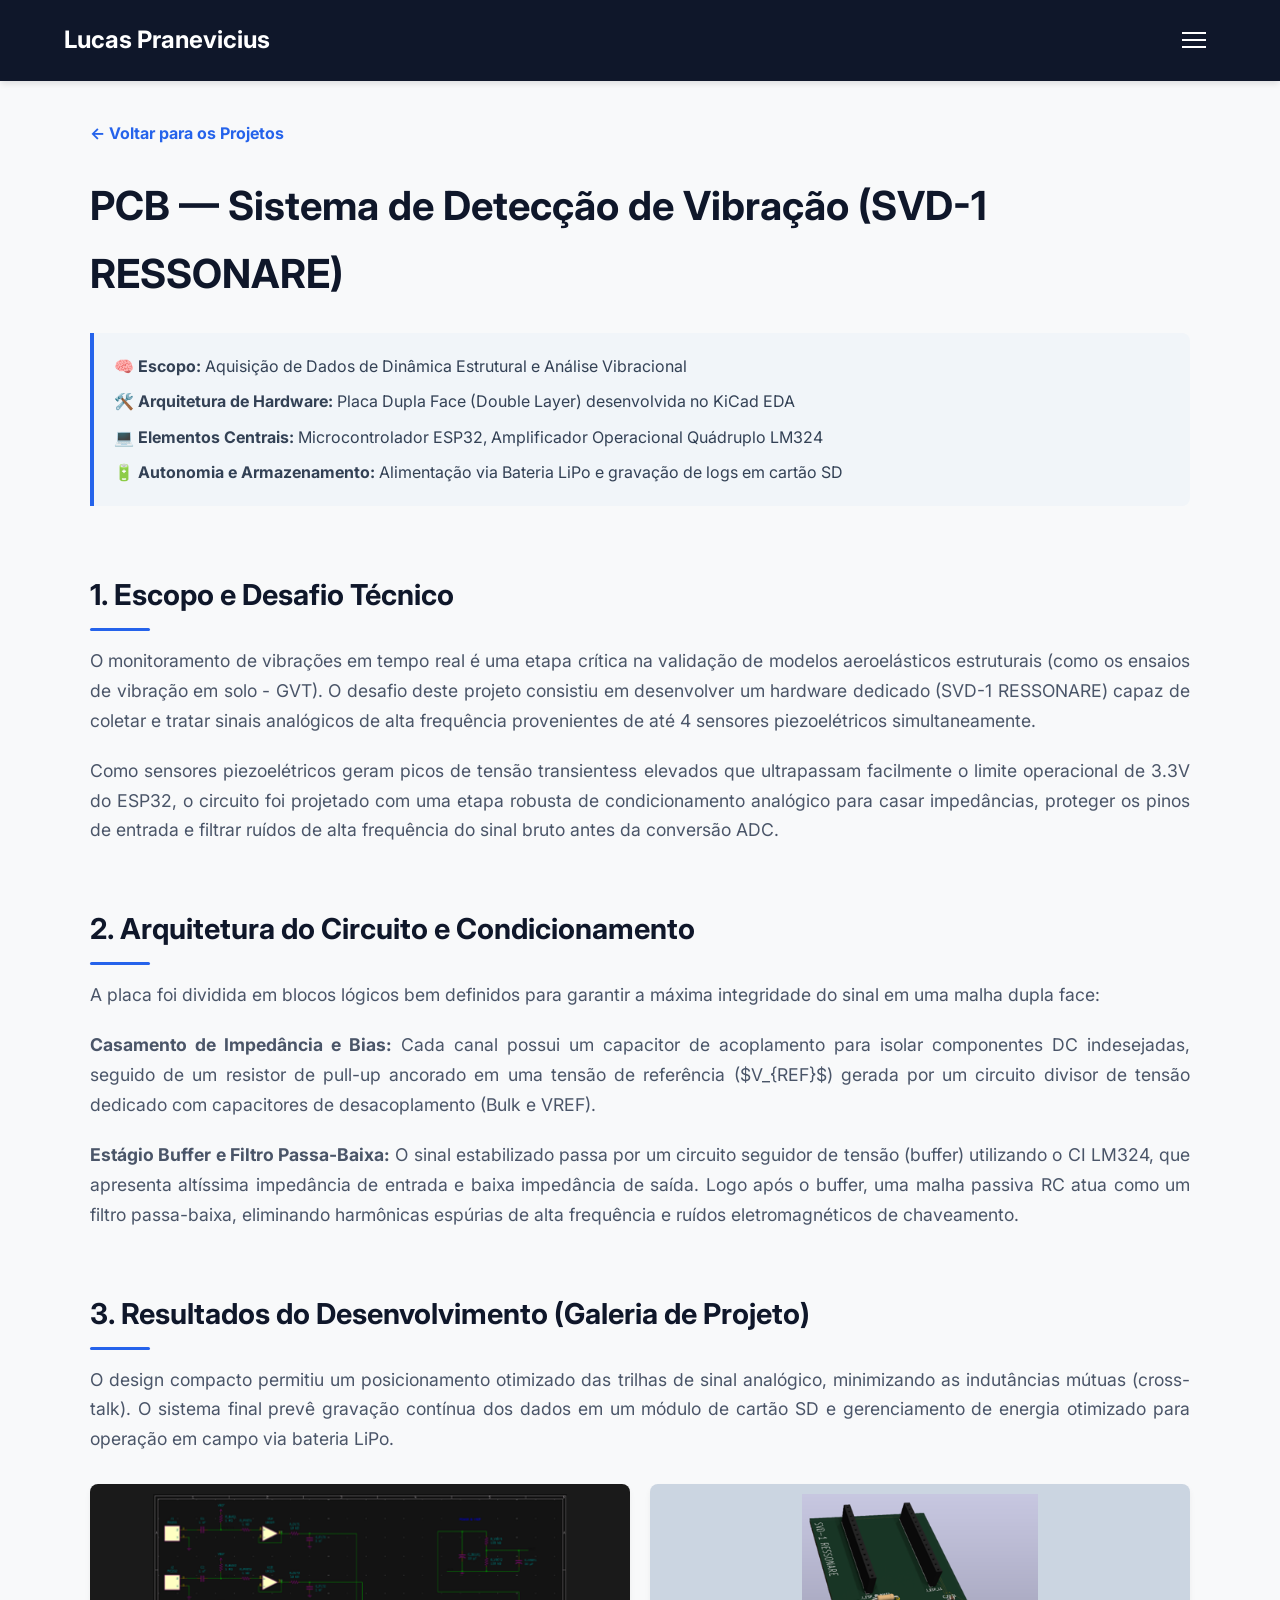
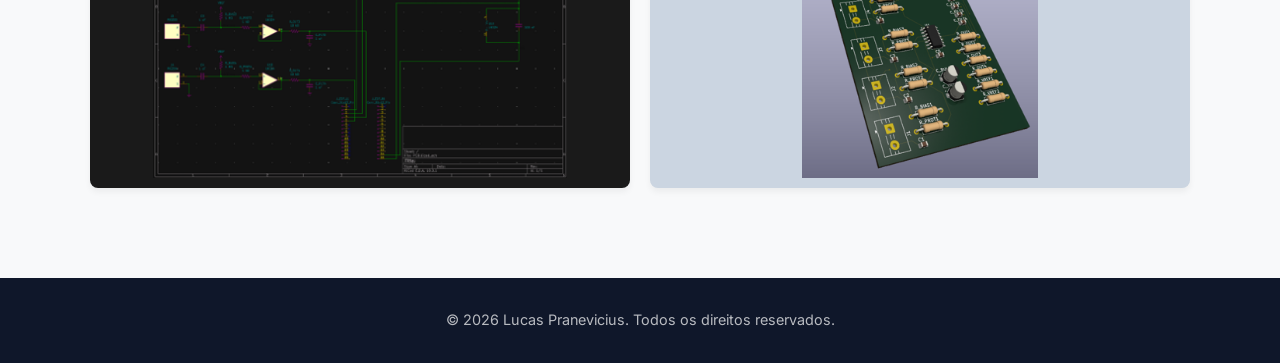
<file: pcb.html>
<!DOCTYPE html>
<html lang="pt-BR">
<head>
    <meta charset="UTF-8">
    <meta name="viewport" content="width=device-width, initial-scale=1.0">
    <title>SVD-1 RESSONARE | Detalhes do Projeto</title>
    <link rel="stylesheet" href="style.css">
    <style>
        /* Estilos específicos para a página de detalhes do projeto */
        .project-details {
            padding-top: 120px; /* Evita que o menu fixo cubra o título */
            padding-bottom: 60px;
        }
        
        .back-link {
            display: inline-block;
            margin-bottom: 25px;
            color: var(--primary-color);
            text-decoration: none;
            font-weight: bold;
            transition: transform 0.2s;
        }
        
        .back-link:hover {
            transform: translateX(-5px);
        }

        .project-header h1 {
            font-size: 2.5rem;
            color: var(--secondary-color);
            margin-bottom: 10px;
        }

        .meta-box {
            background-color: var(--bg-alt);
            border-left: 4px solid var(--primary-color);
            padding: 20px;
            margin: 25px 0;
            border-radius: 0 8px 8px 0;
        }

        .meta-box p {
            margin-bottom: 8px;
            font-size: 1rem;
        }

        .meta-box p:last-child {
            margin-bottom: 0;
        }

        .project-content h2 {
            font-size: 1.8rem;
            margin-top: 40px;
            margin-bottom: 15px;
        }

        .project-content p {
            font-size: 1.1rem;
            color: #4a5568;
            margin-bottom: 20px;
            text-align: justify;
        }
    </style>
</head>
<body>

    <header>
            <div class="nav-container">
                <a href="index.html" class="logo">Lucas Pranevicius</a>
                
                <input type="checkbox" id="menu-toggle" class="menu-toggle">
                <label for="menu-toggle" class="menu-icon">
                    <span class="nav-icon"></span>
                </label>

                <nav>
                    <ul>
                        <li><a href="index.html#sobre">Sobre</a></li>
                        <li><a href="index.html#experiencia">Experiência</a></li>
                        <li><a href="index.html#projetos">Projetos</a></li>
                        <li><a href="index.html#contato">Contato</a></li>
                        <li><a href="galeria.html">Galeria</a></li>
                    </ul>
                </nav>
            </div>
        </header>
    <main class="container project-details">
        
        <a href="index.html#projetos" class="back-link">← Voltar para os Projetos</a>
        
        <div class="project-header">
            <h1>PCB — Sistema de Detecção de Vibração (SVD-1 RESSONARE)</h1>
        </div>

        <div class="meta-box">
            <p><strong>🧠 Escopo:</strong> Aquisição de Dados de Dinâmica Estrutural e Análise Vibracional</p>
            <p><strong>🛠️ Arquitetura de Hardware:</strong> Placa Dupla Face (Double Layer) desenvolvida no KiCad EDA</p>
            <p><strong>💻 Elementos Centrais:</strong> Microcontrolador ESP32, Amplificador Operacional Quádruplo LM324</p>
            <p><strong>🔋 Autonomia e Armazenamento:</strong> Alimentação via Bateria LiPo e gravação de logs em cartão SD</p>
        </div>

        <div class="project-content">
            <h2>1. Escopo e Desafio Técnico</h2>
            <p>
                O monitoramento de vibrações em tempo real é uma etapa crítica na validação de modelos aeroelásticos estruturais (como os ensaios de vibração em solo - GVT). O desafio deste projeto consistiu em desenvolver um hardware dedicado (SVD-1 RESSONARE) capaz de coletar e tratar sinais analógicos de alta frequência provenientes de até 4 sensores piezoelétricos simultaneamente.
            </p>
            <p>
                Como sensores piezoelétricos geram picos de tensão transientess elevados que ultrapassam facilmente o limite operacional de 3.3V do ESP32, o circuito foi projetado com uma etapa robusta de condicionamento analógico para casar impedâncias, proteger os pinos de entrada e filtrar ruídos de alta frequência do sinal bruto antes da conversão ADC.
            </p>

            <h2>2. Arquitetura do Circuito e Condicionamento</h2>
            <p>
                A placa foi dividida em blocos lógicos bem definidos para garantir a máxima integridade do sinal em uma malha dupla face:
            </p>
            <p>
                <strong>Casamento de Impedância e Bias:</strong> Cada canal possui um capacitor de acoplamento para isolar componentes DC indesejadas, seguido de um resistor de pull-up ancorado em uma tensão de referência ($V_{REF}$) gerada por um circuito divisor de tensão dedicado com capacitores de desacoplamento (Bulk e VREF).
            </p>
            <p>
                <strong>Estágio Buffer e Filtro Passa-Baixa:</strong> O sinal estabilizado passa por um circuito seguidor de tensão (buffer) utilizando o CI LM324, que apresenta altíssima impedância de entrada e baixa impedância de saída. Logo após o buffer, uma malha passiva RC atua como um filtro passa-baixa, eliminando harmônicas espúrias de alta frequência e ruídos eletromagnéticos de chaveamento.
            </p>

            <h2>3. Resultados do Desenvolvimento (Galeria de Projeto)</h2>
            <p>
                O design compacto permitiu um posicionamento otimizado das trilhas de sinal analógico, minimizando as indutâncias mútuas (cross-talk). O sistema final prevê gravação contínua dos dados em um módulo de cartão SD e gerenciamento de energia otimizado para operação em campo via bateria LiPo.
            </p>

        <div class="album-grid">
                        <div class="album-card" style="background-color: #1a1a1a;"> <img src="imagens\ESQ_PCB.png" alt="Esquemático Elétrico do Circuito no KiCad" class="album-img" style="object-fit: contain; padding: 10px;">
                            <div class="album-overlay">
                                <span class="album-title">Circuito de Condicionamento (KiCad)</span>
                            </div>
                        </div>

                        <div class="album-card" style="background-color: #cbd5e1;"> <img src="imagens\3D_PCB.png" alt="Renderização 3D da Placa SVD-1 RESSONARE" class="album-img" style="object-fit: contain; padding: 10px;">
                            <div class="album-overlay">
                                <span class="album-title">Visualização 3D da Placa Final</span>
                            </div>
                        </div>
                    </div>
        </div>

    </main>

    <footer>
        <p class="copyright">&copy; 2026 Lucas Pranevicius. Todos os direitos reservados.</p>
    </footer>

</body>
</html>
</file>
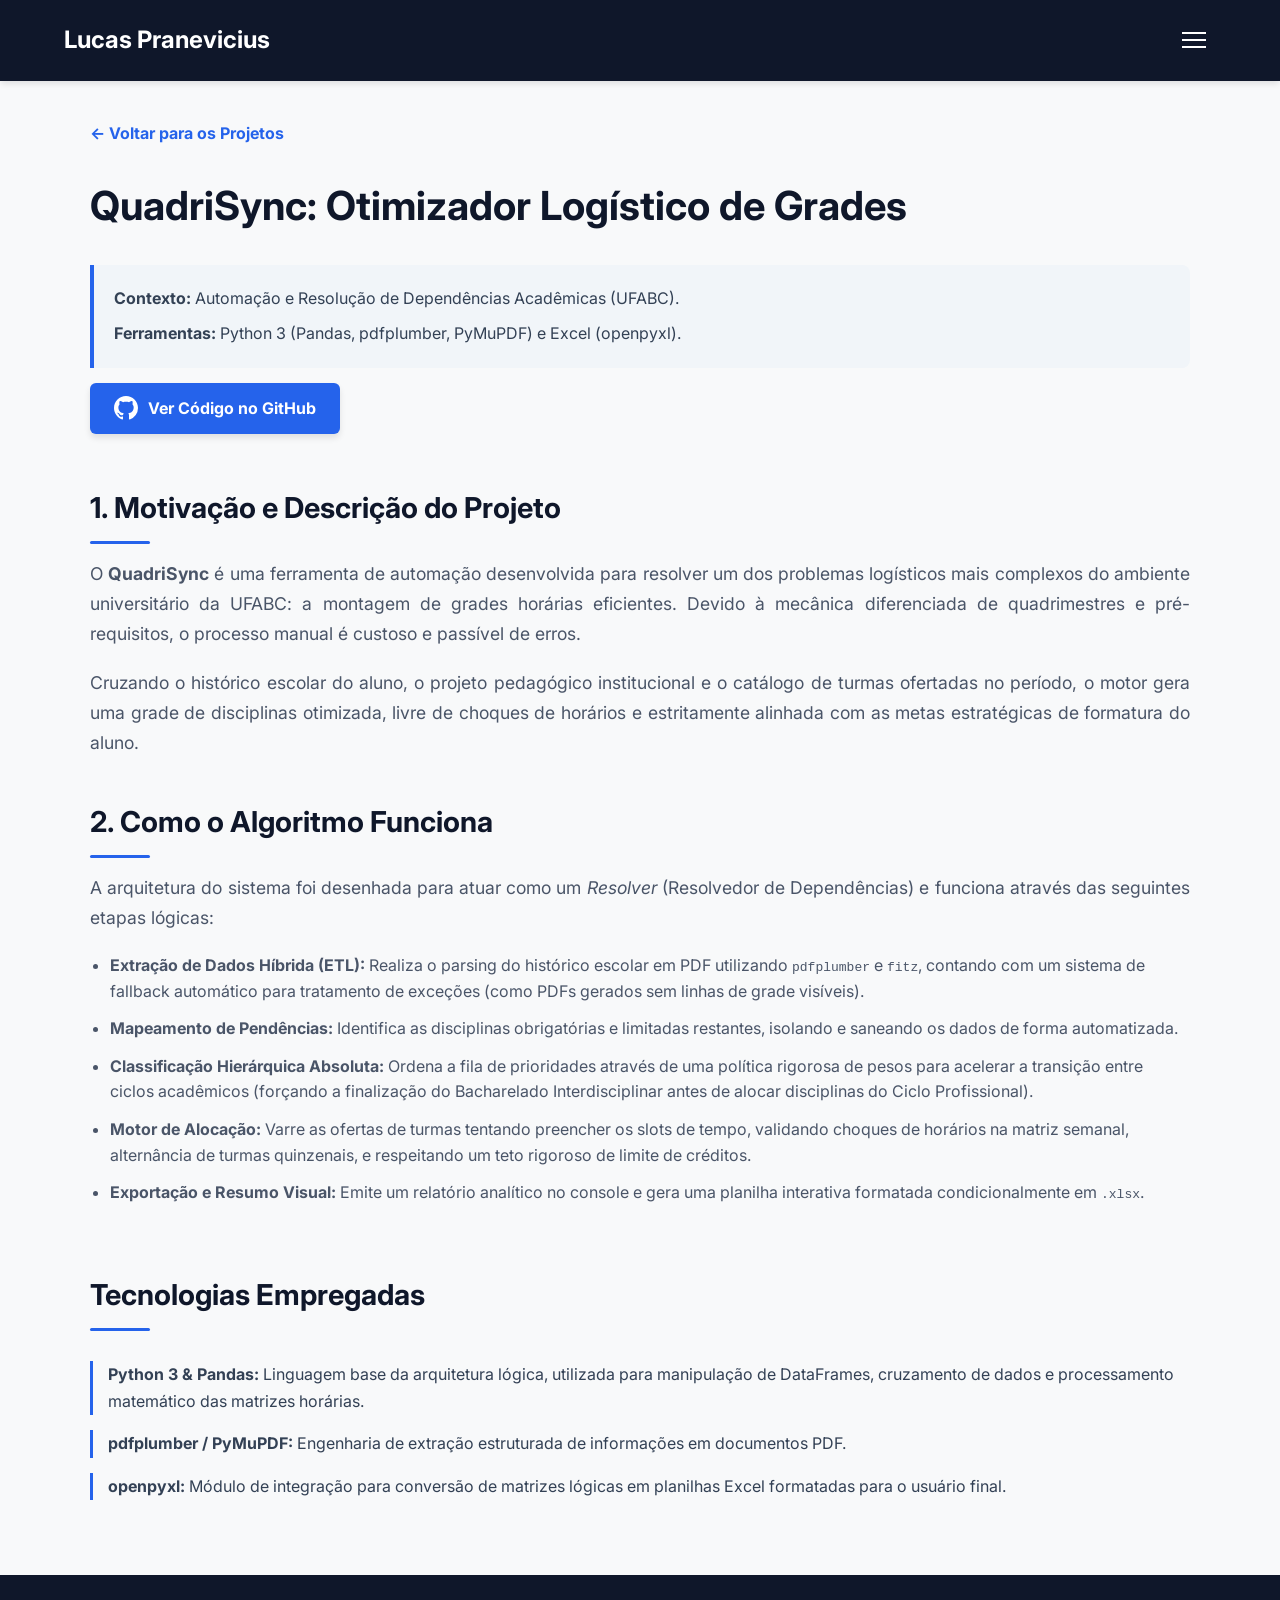
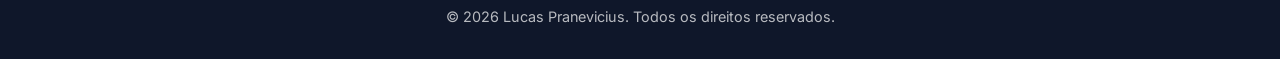
<file: selecao_materias.html>
<!DOCTYPE html>
<html lang="pt-BR">
<head>
    <meta charset="UTF-8">
    <meta name="viewport" content="width=device-width, initial-scale=1.0">
    <title>QuadriSync | Detalhes do Projeto</title>
    <link rel="stylesheet" href="style.css">
    <style>
        /* Estilos específicos para a página de detalhes do projeto */
        .project-details {
            padding-top: 120px; /* Evita que o menu fixo cubra o título */
            padding-bottom: 60px;
        }
        
        .back-link {
            display: inline-block;
            margin-bottom: 25px;
            color: var(--primary-color);
            text-decoration: none;
            font-weight: bold;
            transition: transform 0.2s;
        }
        
        .back-link:hover {
            transform: translateX(-5px);
        }

        .project-header h1 {
            font-size: 2.5rem;
            color: var(--secondary-color);
            margin-bottom: 10px;
        }

        .meta-box {
            background-color: var(--bg-alt);
            border-left: 4px solid var(--primary-color);
            padding: 20px;
            margin: 25px 0 15px 0; /* Ajustado para dar espaço ao botão */
            border-radius: 0 8px 8px 0;
        }

        .meta-box p {
            margin-bottom: 8px;
            font-size: 1rem;
        }

        .meta-box p:last-child {
            margin-bottom: 0;
        }

        /* 🚀 ESTILO DO BOTÃO DO REPOSITÓRIO */
        .repo-btn {
            display: inline-flex;
            align-items: center;
            background-color: var(--primary-color);
            color: #ffffff;
            padding: 12px 24px;
            border-radius: 6px;
            text-decoration: none;
            font-weight: bold;
            font-size: 1rem;
            margin-bottom: 30px;
            transition: background-color 0.3s, transform 0.2s;
            box-shadow: 0 4px 6px rgba(0, 0, 0, 0.1);
        }

        .repo-btn:hover {
            transform: translateY(-3px);
            box-shadow: 0 6px 8px rgba(0, 0, 0, 0.15);
            filter: brightness(1.1); /* Dá uma clareada na sua cor primária */
        }

        .repo-btn svg {
            margin-right: 10px;
            fill: currentColor;
        }

        .project-content h2 {
            font-size: 1.8rem;
            margin-top: 20px;
            margin-bottom: 15px;
        }

        .project-content p {
            font-size: 1.1rem;
            color: #4a5568;
            margin-bottom: 20px;
            text-align: justify;
        }
        
        .tech-list {
            list-style-type: none;
            padding-left: 0;
        }
        
        .tech-list li {
            margin-bottom: 10px;
            padding-left: 15px;
            border-left: 3px solid var(--primary-color);
        }
    </style>
</head>
<body>

    <header>
            <div class="nav-container">
                <a href="index.html" class="logo">Lucas Pranevicius</a>
                
                <input type="checkbox" id="menu-toggle" class="menu-toggle">
                <label for="menu-toggle" class="menu-icon">
                    <span class="nav-icon"></span>
                </label>

                <nav>
                    <ul>
                        <li><a href="index.html#sobre">Sobre</a></li>
                        <li><a href="index.html#experiencia">Experiência</a></li>
                        <li><a href="index.html#projetos">Projetos</a></li>
                        <li><a href="index.html#contato">Contato</a></li>
                        <li><a href="galeria.html">Galeria</a></li>
                    </ul>
                </nav>
            </div>
        </header>    
        
        <main class="container project-details">
        
        <a href="index.html#projetos" class="back-link">← Voltar para os Projetos</a>
        
        <div class="project-header">
            <h1>QuadriSync: Otimizador Logístico de Grades</h1>
        </div>

        <div class="meta-box">
            <p><strong> Contexto:</strong> Automação e Resolução de Dependências Acadêmicas (UFABC).</p>
            <p><strong> Ferramentas:</strong> Python 3 (Pandas, pdfplumber, PyMuPDF) e Excel (openpyxl).</p>
        </div>

        <a href="https://github.com/LucasPranevicius/Grade_Maker_UFABC" target="_blank" rel="noopener noreferrer" class="repo-btn">
            <svg height="24" width="24" viewBox="0 0 16 16" xmlns="http://www.w3.org/2000/svg">
                <path d="M8 0C3.58 0 0 3.58 0 8c0 3.54 2.29 6.53 5.47 7.59.4.07.55-.17.55-.38 0-.19-.01-.82-.01-1.49-2.01.37-2.53-.49-2.69-.94-.09-.23-.48-.94-.82-1.13-.28-.15-.68-.52-.01-.53.63-.01 1.08.58 1.23.82.72 1.21 1.87.87 2.33.66.07-.52.28-.87.51-1.07-1.78-.2-3.64-.89-3.64-3.95 0-.87.31-1.59.82-2.15-.08-.2-.36-1.02.08-2.12 0 0 .67-.21 2.2.82.64-.18 1.32-.27 2-.27.68 0 1.36.09 2 .27 1.53-1.04 2.2-.82 2.2-.82.44 1.1.16 1.92.08 2.12.51.56.82 1.27.82 2.15 0 3.07-1.87 3.75-3.65 3.95.29.25.54.73.54 1.48 0 1.07-.01 1.93-.01 2.2 0 .21.15.46.55.38A8.013 8.013 0 0016 8c0-4.42-3.58-8-8-8z"></path>
            </svg>
            Ver Código no GitHub
        </a>

        <div class="project-content">
            <h2>1. Motivação e Descrição do Projeto</h2>
            <p>
                O <strong>QuadriSync</strong> é uma ferramenta de automação desenvolvida para resolver um dos problemas logísticos mais complexos do ambiente universitário da UFABC: a montagem de grades horárias eficientes. Devido à mecânica diferenciada de quadrimestres e pré-requisitos, o processo manual é custoso e passível de erros.
            </p>
            <p>
                Cruzando o histórico escolar do aluno, o projeto pedagógico institucional e o catálogo de turmas ofertadas no período, o motor gera uma grade de disciplinas otimizada, livre de choques de horários e estritamente alinhada com as metas estratégicas de formatura do aluno.
            </p>

            <h2>2. Como o Algoritmo Funciona</h2>
            <p>
                A arquitetura do sistema foi desenhada para atuar como um <em>Resolver</em> (Resolvedor de Dependências) e funciona através das seguintes etapas lógicas:
            </p>
            
            <ul style="padding-left: 20px; color: #4a5568; margin-bottom: 25px; line-height: 1.6;">
                <li style="margin-bottom: 12px;"><strong>Extração de Dados Híbrida (ETL):</strong> Realiza o parsing do histórico escolar em PDF utilizando <code>pdfplumber</code> e <code>fitz</code>, contando com um sistema de fallback automático para tratamento de exceções (como PDFs gerados sem linhas de grade visíveis).</li>
                <li style="margin-bottom: 12px;"><strong>Mapeamento de Pendências:</strong> Identifica as disciplinas obrigatórias e limitadas restantes, isolando e saneando os dados de forma automatizada.</li>
                <li style="margin-bottom: 12px;"><strong>Classificação Hierárquica Absoluta:</strong> Ordena a fila de prioridades através de uma política rigorosa de pesos para acelerar a transição entre ciclos acadêmicos (forçando a finalização do Bacharelado Interdisciplinar antes de alocar disciplinas do Ciclo Profissional).</li>
                <li style="margin-bottom: 12px;"><strong>Motor de Alocação:</strong> Varre as ofertas de turmas tentando preencher os slots de tempo, validando choques de horários na matriz semanal, alternância de turmas quinzenais, e respeitando um teto rigoroso de limite de créditos.</li>
                <li style="margin-bottom: 12px;"><strong>Exportação e Resumo Visual:</strong> Emite um relatório analítico no console e gera uma planilha interativa formatada condicionalmente em <code>.xlsx</code>.</li>
            </ul>

            <h2 style="margin-top: 40px;">Tecnologias Empregadas</h2>
            <div class="normas-container" style="margin-top: 15px;">
                <div class="norma-item" style="margin-bottom: 15px; padding-left: 15px; border-left: 3px solid var(--primary-color);">
                    <strong>Python 3 & Pandas:</strong> Linguagem base da arquitetura lógica, utilizada para manipulação de DataFrames, cruzamento de dados e processamento matemático das matrizes horárias.
                </div>

                <div class="norma-item" style="margin-bottom: 15px; padding-left: 15px; border-left: 3px solid var(--primary-color);">
                    <strong>pdfplumber / PyMuPDF:</strong> Engenharia de extração estruturada de informações em documentos PDF.
                </div>

                <div class="norma-item" style="margin-bottom: 15px; padding-left: 15px; border-left: 3px solid var(--primary-color);">
                    <strong>openpyxl:</strong> Módulo de integração para conversão de matrizes lógicas em planilhas Excel formatadas para o usuário final.
                </div>
            </div>
            
        </div>

    </main>

    <footer>
        <p class="copyright">&copy; 2026 Lucas Pranevicius. Todos os direitos reservados.</p>
    </footer>

</body>
</html>
</file>
<file: style.css>
/* ==========================================================================
   CONFIGURAÇÕES GERAIS E CORES (UPGRADE PREMIUM)
   ========================================================================== */
@import url('https://fonts.googleapis.com/css2?family=Inter:wght@300;400;500;600;700&display=swap');

:root {
    --primary-color: #2563eb;
    --secondary-color: #0f172a;
    --text-color: #334155;
    
    /* A mágica do fundo novo acontece aqui */
    --bg-color: #f8f9fa; /* Cinza quase branco bem suave */
    --bg-alt: #f1f5f9; /* Um cinza um tom mais fechado para as seções alternadas */
    
    --border-color: #e2e8f0;
}
* {
    margin: 0;
    padding: 0;
    box-sizing: border-box;
    scroll-behavior: smooth;
}

body {
    font-family: 'Inter', sans-serif;
    color: var(--text-color);
    background-color: var(--bg-color);
    line-height: 1.7;
    -webkit-font-smoothing: antialiased;
}

.container {
    width: 90%;
    max-width: 1100px;
    margin: 0 auto;
}

.section-padding {
    padding: 80px 0;
}

.bg-alt {
    background-color: var(--bg-alt);
}

h2 {
    font-size: 2rem;
    margin-bottom: 20px;
    position: relative;
    display: inline-block;
    color: var(--secondary-color);
}

h2::after {
    content: '';
    display: block;
    width: 60px;
    height: 3px;
    background-color: var(--primary-color);
    margin-top: 8px;
    border-radius: 3px;
}

/* Links de Retorno */
.back-link {
    display: inline-block;
    margin-bottom: 25px;
    color: var(--primary-color);
    text-decoration: none;
    font-weight: 600;
    transition: transform 0.2s ease, color 0.2s ease;
}

.back-link:hover {
    transform: translateX(-5px);
    color: #1d4ed8;
}

.center-box {
    display: flex;
    justify-content: center;
    align-items: center; 
    width: 100%;
}

/* ==========================================================================
   MENU DE NAVEGAÇÃO GLOBAL (MÉTODO GAVETA UNIFICADO)
   ========================================================================== */
header {
    background-color: var(--secondary-color);
    color: white;
    position: fixed;
    width: 100%;
    top: 0;
    left: 0;
    z-index: 1000;
    box-shadow: 0 4px 6px -1px rgba(0, 0, 0, 0.1);
}

.nav-container {
    display: flex;
    justify-content: space-between;
    align-items: center;
    padding: 20px 5%;
    position: relative;
}

.logo {
    color: white;
    text-decoration: none;
    font-weight: 700;
    font-size: 1.5rem;
}

.menu-toggle {
    display: none;
}

.menu-icon {
    display: block;
    cursor: pointer;
    padding: 10px;
    z-index: 1100;
}

.nav-icon {
    background: white;
    display: block;
    height: 2px;
    position: relative;
    width: 24px;
    transition: background 0.2s ease-out;
}

.nav-icon::before,
.nav-icon::after {
    background: white;
    content: '';
    display: block;
    height: 100%;
    position: absolute;
    transition: all 0.2s ease-out;
    width: 100%;
}

.nav-icon::before { top: 7px; }
.nav-icon::after { top: -7px; }

nav {
    position: fixed;
    background-color: var(--secondary-color);
    top: 0;
    right: -100%; 
    width: 280px;  
    height: 100vh;
    padding-top: 100px;
    box-shadow: -5px 0 15px rgba(0,0,0,0.3);
    transition: right 0.4s cubic-bezier(0.16, 1, 0.3, 1);
    z-index: 1050;
}

nav ul {
    display: flex;
    flex-direction: column;
    align-items: flex-start;
    list-style: none;
    width: 100%;
}

nav ul li {
    margin: 0;
    width: 100%;
    border-bottom: 1px solid rgba(255, 255, 255, 0.05);
}

nav ul li a {
    display: block;
    padding: 18px 30px;
    color: #cbd5e1;
    text-decoration: none;
    font-size: 1.1rem;
    font-weight: 500;
    width: 100%;
    transition: all 0.3s;
}

nav ul li a:hover {
    color: var(--primary-color);
    background-color: rgba(255, 255, 255, 0.02);
    padding-left: 35px;
}

.menu-toggle:checked ~ nav {
    right: 0;
}

.menu-toggle:checked ~ .menu-icon .nav-icon {
    background: transparent;
}

.menu-toggle:checked ~ .menu-icon .nav-icon::before {
    transform: rotate(-45deg);
    top: 0;
}

.menu-toggle:checked ~ .menu-icon .nav-icon::after {
    transform: rotate(45deg);
    top: 0;
}

/* ==========================================================================
   SEÇÃO HERO - OPÇÃO 1: SÓLIDO
   ========================================================================== */
/* ==========================================================================
   SEÇÃO HERO - OPÇÃO 2: GRID TECH
   ========================================================================== */
.hero {
    height: 100vh;
    background-color: var(--secondary-color);
    /* Cria a malha de linhas finas e quase transparentes */
    background-image: 
        linear-gradient(rgba(255, 255, 255, 0.03) 1px, transparent 1px),
        linear-gradient(90deg, rgba(255, 255, 255, 0.03) 1px, transparent 1px);
    background-size: 40px 40px; /* Tamanho dos quadrados do grid */
    color: white;
    display: flex;
    justify-content: center;
    align-items: center;
    text-align: center;
    padding-top: 60px;
}

.hero-content h1 {
    font-size: 3.5rem;
    font-weight: 700;
    margin-bottom: 15px;
    letter-spacing: -0.02em;
}

.hero-content h1 span {
    color: #60a5fa;
}

.hero-content p {
    font-size: 1.25rem;
    margin-bottom: 35px;
    opacity: 0.9;
    font-weight: 300;
}

.btn-primary {
    display: inline-block;
    padding: 14px 32px;
    background-color: var(--primary-color);
    color: white;
    text-decoration: none;
    border-radius: 6px;
    font-weight: 600;
    transition: all 0.3s ease;
}

.btn-primary:hover {
    background-color: #1d4ed8;
    transform: translateY(-2px);
    box-shadow: 0 10px 15px -3px rgba(37, 99, 235, 0.3);
}

/* ==========================================================================
   SEÇÃO SOBRE E TAGS DE HABILIDADES
   ========================================================================== */
#sobre h3 {
    font-size: 1.4rem;
    margin-top: 35px;
    margin-bottom: 15px;
    color: var(--secondary-color);
}

.skills-grid {
    display: flex;
    flex-wrap: wrap;
    gap: 10px;
    margin-top: 20px;
}

.skill-tag {
    background-color: #f1f5f9;
    color: var(--secondary-color);
    padding: 6px 15px;
    border-radius: 20px;
    font-size: 0.9rem;
    font-weight: 500;
    border: 1px solid var(--border-color);
}

/* ==========================================================================
   GRADE DE COMPETÊNCIAS (HARD SKILLS)
   ========================================================================== */
.skills-container {
    display: grid;
    grid-template-columns: repeat(auto-fit, minmax(300px, 1fr));
    gap: 25px;
    margin-top: 25px;
    margin-bottom: 40px;
}

.skill-category-card {
    background: white;
    padding: 30px; 
    border-radius: 12px; 
    box-shadow: 0 4px 6px -1px rgba(0, 0, 0, 0.03), 0 2px 4px -2px rgba(0, 0, 0, 0.03); 
    border: 1px solid var(--border-color); 
    transition: all 0.4s cubic-bezier(0.4, 0, 0.2, 1); 
}

.skill-category-card:hover {
    transform: translateY(-4px);
    box-shadow: 0 20px 25px -5px rgba(0, 0, 0, 0.05), 0 8px 10px -6px rgba(0, 0, 0, 0.02);
    border-color: #cbd5e1;
}

.category-header {
    display: flex;
    align-items: center;
    gap: 12px;
    margin-bottom: 20px;
}

.category-icon {
    font-size: 1.5rem;
    background: var(--bg-alt);
    padding: 10px;
    border-radius: 8px;
    display: inline-flex;
    align-items: center;
    justify-content: center;
}

.skill-category-card h4 {
    font-size: 1.15rem;
    color: var(--secondary-color);
    font-weight: 700;
}

.skill-list {
    list-style: none;
    padding: 0;
}

.skill-list li {
    font-size: 0.95rem;
    color: var(--text-color);
    position: relative;
    padding-left: 20px;
    margin-bottom: 12px;
    line-height: 1.5;
}

.skill-list li::before {
    content: '→';
    position: absolute;
    left: 0;
    color: var(--primary-color);
    font-weight: bold;
}

.skill-list li:last-child {
    margin-bottom: 0;
}

/* ==========================================================================
   LINHA DO TEMPO (EXPERIÊNCIA & LIDERANÇA)
   ========================================================================== */
.timeline {
    position: relative;
    max-width: 850px;
    margin: 0 auto;
    padding: 20px 0;
}

.timeline::after {
    content: '';
    position: absolute;
    width: 2px;
    background-color: var(--border-color);
    top: 0;
    bottom: 0;
    left: 150px;
    border-radius: 2px;
}

.timeline-item {
    position: relative;
    margin-bottom: 40px;
    display: flex;
    align-items: flex-start;
}

.timeline-date {
    width: 120px;
    text-align: right;
    font-weight: 700;
    font-size: 1.1rem;
    color: var(--secondary-color);
    padding-top: 15px;
}

.timeline-dot {
    position: absolute;
    width: 14px;
    height: 14px;
    background-color: var(--primary-color);
    border: 3px solid #ffffff;
    border-radius: 50%;
    left: 144px; 
    top: 22px;
    z-index: 10;
    box-shadow: 0 0 0 3px rgba(37, 99, 235, 0.15);
    transition: transform 0.3s ease;
}

.timeline-item:hover .timeline-dot {
    transform: scale(1.3);
    background-color: #1d4ed8;
}

.timeline-content {
    flex: 1;
    margin-left: 50px;
    background: white;
    padding: 25px 30px;
    border-radius: 12px;
    box-shadow: 0 4px 6px -1px rgba(0, 0, 0, 0.03);
    border: 1px solid var(--border-color);
    transition: all 0.4s cubic-bezier(0.4, 0, 0.2, 1);
}

.timeline-item:hover .timeline-content {
    transform: translateX(4px); 
    box-shadow: 0 10px 15px -3px rgba(0, 0, 0, 0.05);
    border-color: #cbd5e1;
}

.timeline-content h3 {
    font-size: 1.3rem;
    color: var(--secondary-color);
    margin-bottom: 4px;
}

.timeline-content h4 {
    font-size: 1rem;
    color: var(--primary-color);
    font-weight: 600;
    margin-bottom: 12px;
}

.timeline-content p {
    font-size: 1rem;
    color: var(--text-color);
    text-align: justify;
}

/* ==========================================================================
   GRID DE PROJETOS (CARDS)
   ========================================================================== */
/* ==========================================================================
   CARROSSEL DE PROJETOS (SLIDER HORIZONTAL COM FADE EXTERNO)
   ========================================================================== */
.projects-grid {
    display: flex;
    gap: 30px;
    margin-top: 30px;
    
    /* O SEGREDO DO FADE EXTERNO: Expande o grid para fora e cria uma "área de respiro" interna */
    margin-left: -30px;
    margin-right: -30px;
    padding: 10px 30px 25px 30px; 
    
    overflow-x: auto;
    scroll-snap-type: x mandatory;
    scroll-behavior: smooth;
    align-items: stretch; 
    
    /* Fade agora atua apenas nos primeiros 3% (exatamente onde está o padding, fora dos cards) */
    -webkit-mask-image: linear-gradient(to right, transparent 0%, black 3%, black 97%, transparent 100%);
    mask-image: linear-gradient(to right, transparent 0%, black 3%, black 97%, transparent 100%);
}

.projects-grid::-webkit-scrollbar {
    height: 8px; 
}

.projects-grid::-webkit-scrollbar-track {
    background: var(--border-color); 
    border-radius: 10px;
}

.projects-grid::-webkit-scrollbar-thumb {
    background: var(--primary-color); 
    border-radius: 10px;
}

/* Estrutura do Card de Projeto Corrigida */
.project-card {
    flex: 0 0 340px; 
    scroll-snap-align: center; /* Centraliza melhor o card ao parar de rolar */
    background: white;
    
    /* Força o padding igual em todos os lados (remove os 85px antigos da base) */
    padding: 30px !important; 
    
    border-radius: 12px;
    box-shadow: 0 4px 6px -1px rgba(0, 0, 0, 0.03);
    border: 1px solid var(--border-color);
    transition: all 0.4s cubic-bezier(0.4, 0, 0.2, 1);
    
    display: flex;
    flex-direction: column;
}

.project-card:hover {
    transform: translateY(-6px);
    box-shadow: 0 20px 25px -5px rgba(0, 0, 0, 0.08);
    border-color: var(--primary-color); 
}

.project-card h3 {
    margin-bottom: 15px;
    color: var(--secondary-color);
    font-size: 1.25rem;
}

.project-card p {
    font-size: 0.95rem;
    margin-bottom: 20px;
    color: var(--text-color);
}

/* Container de Tags */
.project-tags {
    display: flex;
    flex-wrap: wrap;
    gap: 8px;
    margin-top: auto !important; /* Empurra o bloco inteiro para a base do card */
    margin-bottom: 25px !important; /* Espaço exato entre a tag e o botão */
}

.tag-mini {
    background-color: #f1f5f9;
    color: #475569;
    font-size: 0.75rem;
    font-weight: 600;
    padding: 4px 12px;
    border-radius: 4px;
    border: 1px solid var(--border-color);
}

/* Botão do Card */
.project-link {
    display: inline-block;
    padding: 10px 20px;
    background-color: transparent;
    color: var(--primary-color);
    border: 1px solid var(--primary-color); 
    text-decoration: none;
    border-radius: 6px; 
    font-weight: 600;
    font-size: 0.9rem;
    transition: all 0.3s ease;
    
    /* ESTES DOIS COMANDOS MATAM A SOBREPOSIÇÃO */
    position: static !important; 
    align-self: flex-start; 
}

.project-link:hover {
    background-color: var(--primary-color);
    color: white;
    box-shadow: 0 4px 12px rgba(37, 99, 235, 0.3);
}
.project-card:hover {
    transform: translateY(-6px);
    box-shadow: 0 20px 25px -5px rgba(0, 0, 0, 0.08);
    border-color: var(--primary-color); 
}

.project-card h3 {
    margin-bottom: 15px;
    color: var(--secondary-color);
    font-size: 1.25rem;
}

.project-card p {
    font-size: 0.95rem;
    margin-bottom: 20px;
    color: var(--text-color);
}

.project-link {
    display: inline-block;
    padding: 10px 20px;
    background-color: transparent;
    color: var(--primary-color);
    border: 1px solid var(--primary-color); 
    text-decoration: none;
    border-radius: 6px; 
    font-weight: 600;
    font-size: 0.9rem;
    transition: all 0.3s ease;
    position: absolute;
    bottom: 25px; 
    left: 30px;   
}

.project-link:hover {
    background-color: var(--primary-color);
    color: white;
    box-shadow: 0 4px 12px rgba(37, 99, 235, 0.3);
}

.project-tags {
    display: flex;
    flex-wrap: wrap;
    gap: 8px;
    margin-top: auto; /* Empurra pro final caso o texto varie */
    margin-bottom: 15px;
}

.tag-mini {
    background-color: #f1f5f9;
    color: #475569;
    font-size: 0.75rem;
    font-weight: 600;
    padding: 4px 12px;
    border-radius: 4px;
    border: 1px solid var(--border-color);
}

/* ==========================================================================
   ÁLBUM DE FIGURINHAS INTERATIVO (GRADE 2x2)
   ========================================================================== */
.album-grid {
    display: grid;
    grid-template-columns: repeat(2, 1fr);
    gap: 20px;
    margin: 30px 0;
    width: 100%;
}

.album-card {
    position: relative;
    border-radius: 8px;
    overflow: hidden;
    box-shadow: 0 4px 6px rgba(0,0,0,0.05);
    aspect-ratio: 16 / 9;
    background-color: #e2e8f0;
}

.album-img {
    width: 100%;
    height: 100%;
    object-fit: cover;
    transition: transform 0.5s ease;
}

.album-overlay {
    position: absolute;
    top: 0;
    left: 0;
    width: 100%;
    height: 100%;
    background: rgba(15, 23, 42, 0.85);
    display: flex;
    justify-content: center;
    align-items: center;
    opacity: 0;
    transition: opacity 0.3s ease;
    padding: 15px;
}

.album-title {
    color: #ffffff;
    font-size: 1.3rem;
    font-weight: 600;
    text-align: center;
    transform: translateY(10px);
    transition: transform 0.3s ease;
}

.album-card:hover .album-overlay {
    opacity: 1;
}

.album-card:hover .album-title {
    transform: translateY(0);
}

.album-card:hover .album-img {
    transform: scale(1.05);
}

/* ==========================================================================
   SEÇÃO DE CONTATO
   ========================================================================== */
.contact-text {
    max-width: 700px;
    margin-bottom: 30px;
    font-size: 1.1rem;
    color: var(--text-color);
}

.contact-buttons {
    display: flex;
    gap: 15px;
    flex-wrap: wrap;
}

.btn-contact {
    display: inline-flex;
    align-items: center;
    padding: 12px 24px;
    font-weight: 600;
    font-size: 1rem;
    text-decoration: none;
    border-radius: 6px;
    transition: all 0.3s ease;
}

.btn-contact.linkedin {
    background-color: #0077b5;
    color: white;
    border: 2px solid #0077b5;
}

.btn-contact.linkedin:hover {
    background-color: #005582;
    border-color: #005582;
    transform: translateY(-2px);
    box-shadow: 0 4px 10px rgba(0, 119, 181, 0.2);
}

.btn-contact.email {
    background-color: transparent;
    color: var(--secondary-color);
    border: 2px solid var(--secondary-color);
}

.btn-contact.email:hover {
    background-color: var(--secondary-color);
    color: white;
    transform: translateY(-2px);
    box-shadow: 0 4px 10px rgba(0, 0, 0, 0.1);
}

/* ==========================================================================
   RODAPÉ
   ========================================================================== */
footer {
    background-color: var(--secondary-color);
    color: white;
    text-align: center;
    padding: 30px 0;
}

.footer-content p {
    font-size: 1.2rem;
    margin-bottom: 10px;
}

.social-links a {
    color: white;
    margin: 0 10px;
    text-decoration: none;
    border: 1px solid rgba(255, 255, 255, 0.2);
    padding: 8px 15px;
    border-radius: 4px;
    transition: all 0.3s;
}

.social-links a:hover {
    background-color: white;
    color: var(--secondary-color);
}

.copyright {
    font-size: 0.9rem;
    opacity: 0.7;
}

/* ==========================================================================
   RESPONSIVIDADE E MEDIA QUERIES
   ========================================================================== */
@media (max-width: 768px) {
    .nav-container {
        padding: 15px 5%;
    }
    .hero-content h1 {
        font-size: 2.2rem;
    }
    .hero-content p {
        font-size: 1.1rem;
    }
    .timeline::after {
        left: 20px;
    }
    .timeline-item {
        flex-direction: column;
        padding-left: 45px;
    }
    .timeline-date {
        width: auto;
        text-align: left;
        padding-top: 0;
        margin-bottom: 8px;
        font-size: 1rem;
    }
    .timeline-dot {
        left: 13px;
        top: 4px;
    }
    .timeline-content {
        margin-left: 0;
        width: 100%;
        padding: 20px;
    }
    .timeline-item:hover .timeline-content {
        transform: translateY(-2px); 
    }
}

@media (max-width: 576px) {
    .album-grid {
        grid-template-columns: 1fr; 
    }
}
</file>
